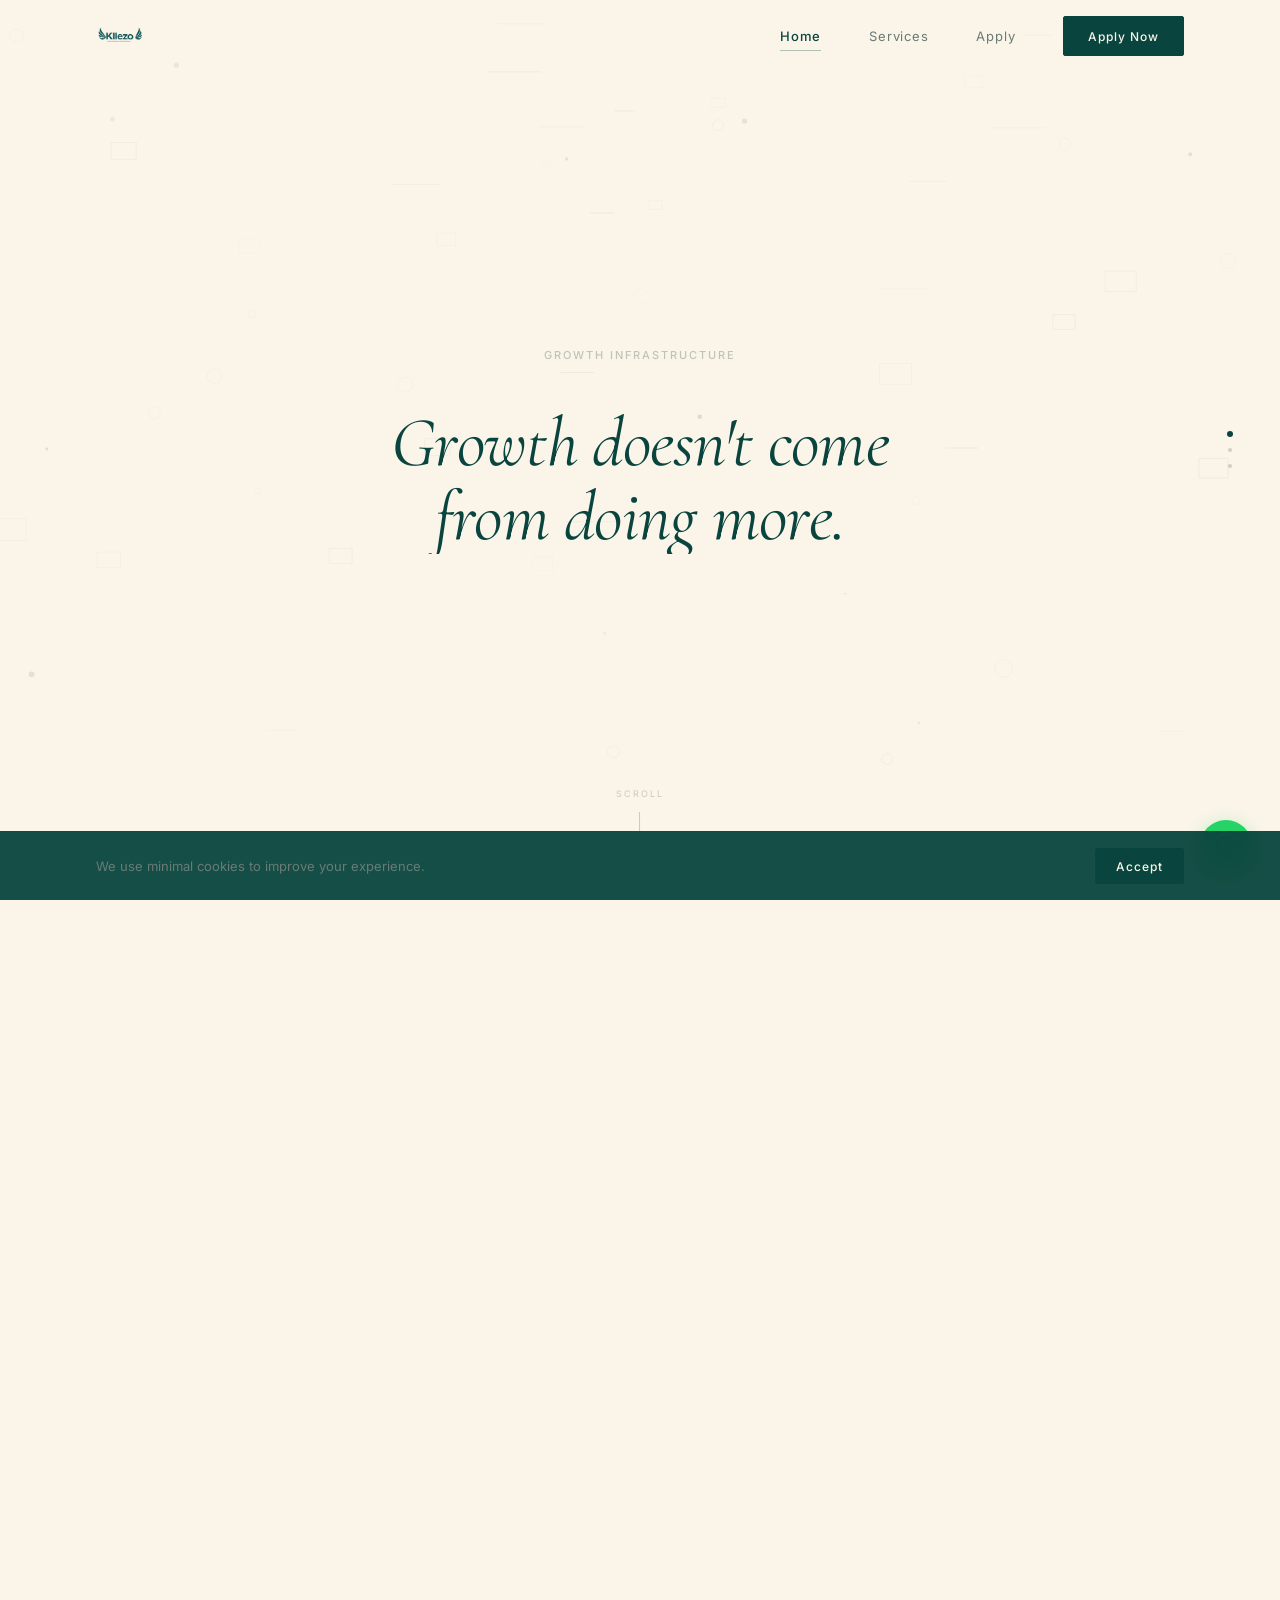
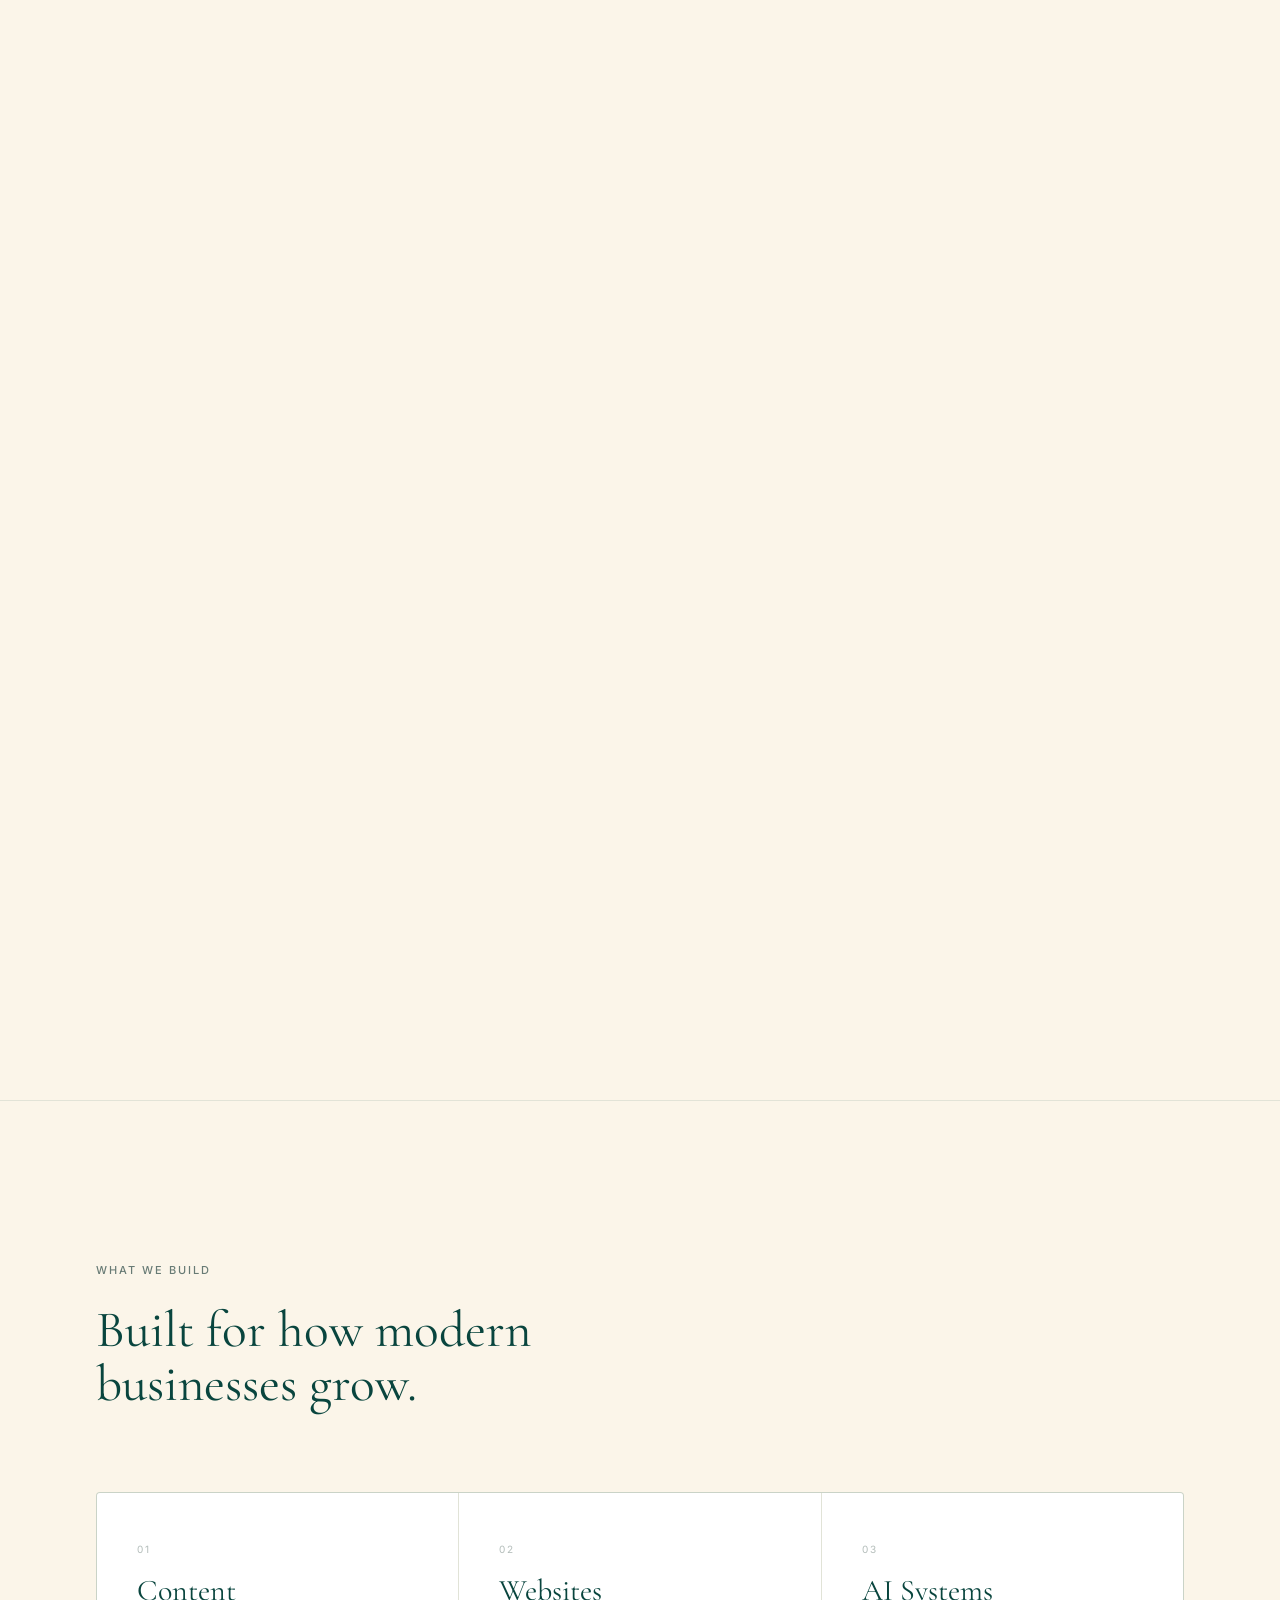
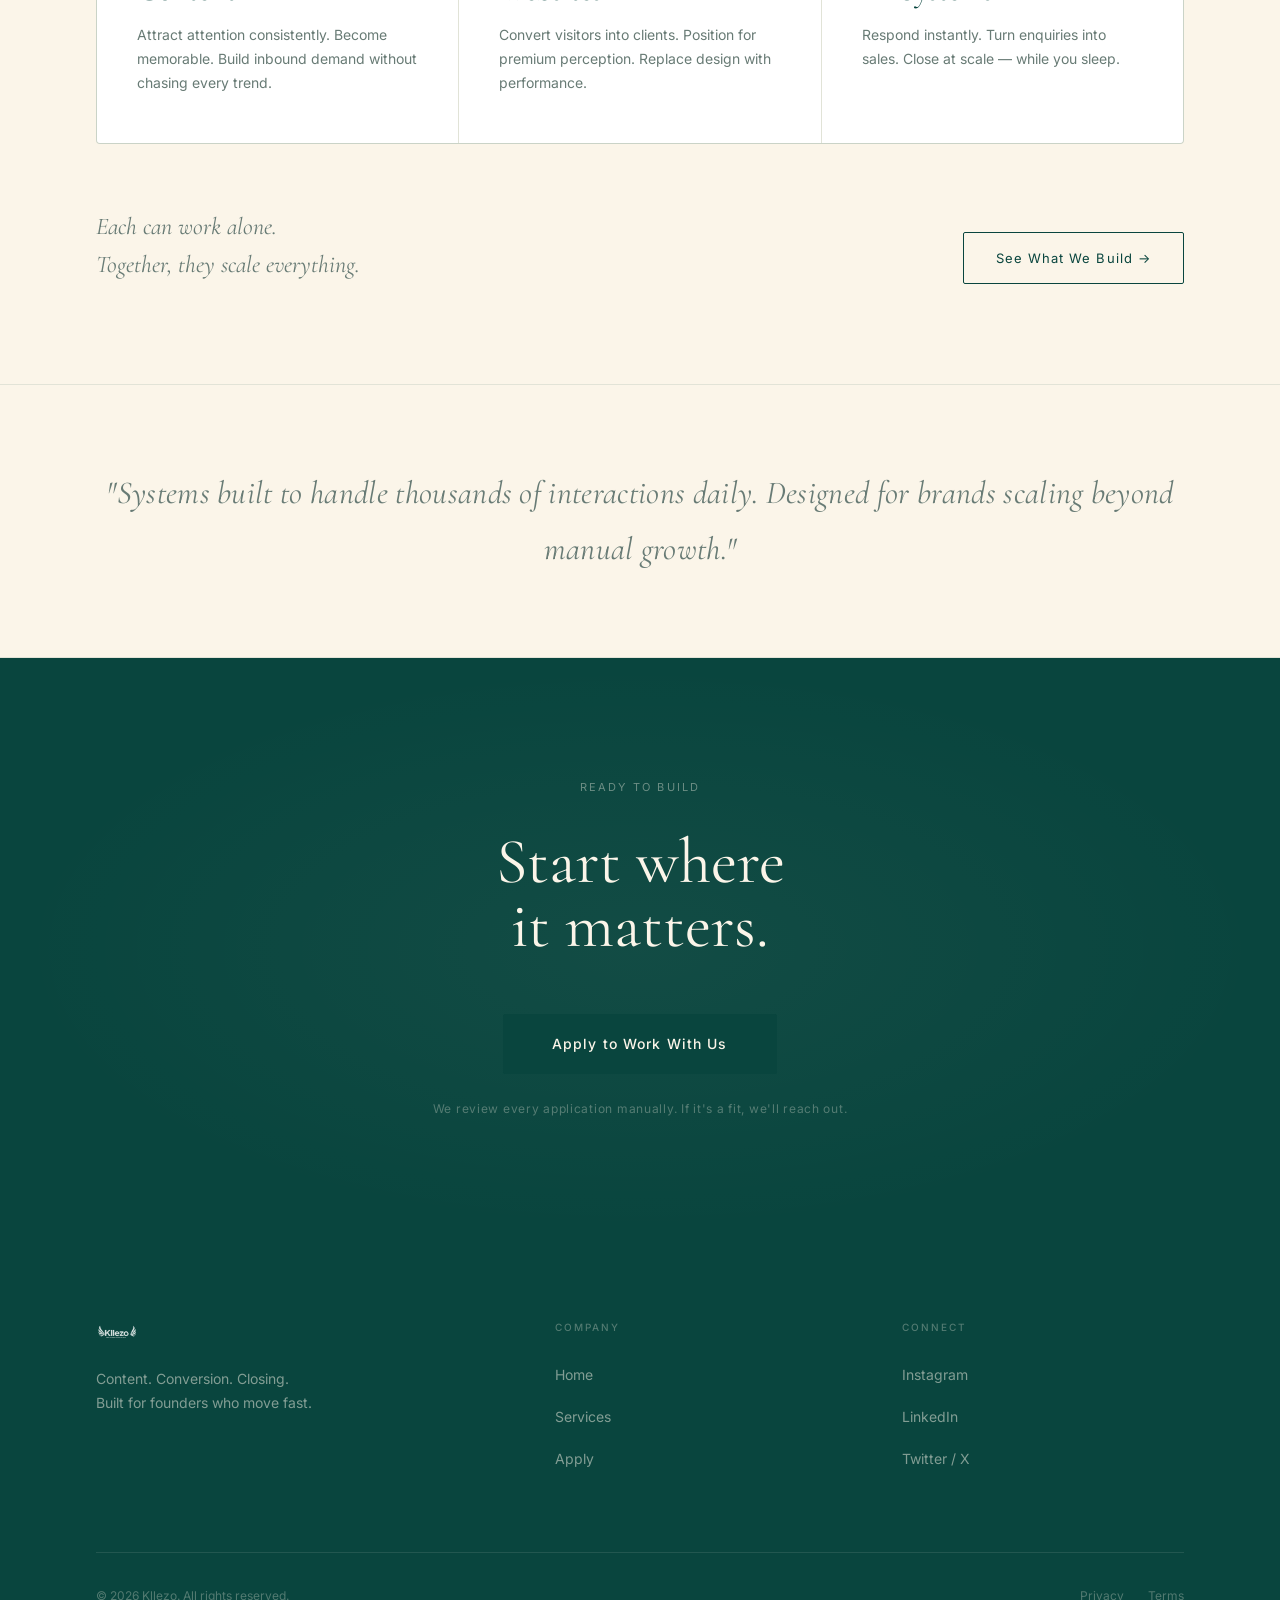
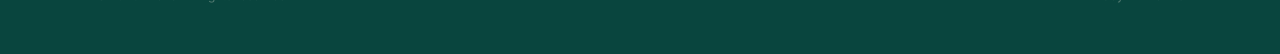
<file: index.html>
<!DOCTYPE html>
<html lang="en">
<head>
  <meta charset="UTF-8">
  <meta name="viewport" content="width=device-width, initial-scale=1.0">
  <title>Kllezo — Content. Websites. AI Systems.</title>
  <meta name="description" content="Kllezo builds content systems, high-converting websites, and AI automation to drive real revenue for ambitious brands.">
  <meta property="og:title" content="Kllezo — Growth Infrastructure">
  <meta property="og:description" content="Content that attracts. Websites that convert. AI that closes.">
  <meta property="og:type" content="website">
  <meta name="twitter:card" content="summary_large_image">
  <link rel="icon" href="assets/favicon.svg" type="image/svg+xml">
  <link rel="stylesheet" href="css/style.css">
  <link rel="stylesheet" href="css/home.css">
</head>
<body>

  <!-- SCROLL PROGRESS -->
  <div class="scroll-progress" id="scrollProgress"></div>

  <!-- NAVBAR -->
  <nav class="navbar" id="navbar">
    <div class="navbar__inner">
      <a href="index.html" class="navbar__logo" aria-label="Kllezo">
        <img src="assets/logo.png" alt="Kllezo" style="height:32px; width:auto; object-fit:contain;">
      </a>
      <div class="navbar__nav">
        <a href="index.html"    class="navbar__link active">Home</a>
        <a href="services.html" class="navbar__link">Services</a>
        <a href="apply.html"    class="navbar__link">Apply</a>
        <div class="btn-magnetic">
          <a href="apply.html" class="btn-primary" style="height:40px; padding:0 24px; font-size:12px;">Apply Now</a>
        </div>
      </div>
      <button class="navbar__hamburger" aria-label="Toggle menu" aria-expanded="false">
        <span></span><span></span><span></span>
      </button>
    </div>
  </nav>

  <!-- MOBILE OVERLAY -->
  <div class="navbar__overlay" role="dialog" aria-modal="true">
    <a href="index.html"    class="navbar__link active">Home</a>
    <a href="services.html" class="navbar__link">Services</a>
    <a href="apply.html"    class="navbar__link">Apply</a>
    <a href="apply.html"    class="btn-primary" style="margin-top:16px;">Apply Now</a>
  </div>

  <main>

    <!-- ═══════════════════════════════════════════
         HERO — 3-SCENE PARALLAX
         ═══════════════════════════════════════════ -->
    <div class="hero-wrapper" id="heroWrapper">
      <div class="hero-sticky">

        <!-- Canvas: animated background -->
        <canvas class="hero-canvas" id="heroCanvas"></canvas>
        <div class="hero-vignette"></div>

        <!-- SCENE 1: Chaos -->
        <div class="hero-scene hero-scene--s1" id="heroScene1">
          <div class="hero-scene__inner">
            <span class="t-eyebrow" style="display:block; margin-bottom:40px; opacity:0.4;">Growth Infrastructure</span>
            <span class="hero-line">
              <span class="hero-line__inner hero-text t-italic" style="font-size: clamp(44px,5.5vw,80px);">Growth doesn't come</span>
            </span>
            <span class="hero-line">
              <span class="hero-line__inner hero-text t-italic" style="font-size: clamp(44px,5.5vw,80px);">from doing more.</span>
            </span>
          </div>
        </div>

        <!-- SCENE 2: Order -->
        <div class="hero-scene hero-scene--s2" id="heroScene2">
          <div class="hero-scene__inner">
            <span class="hero-line">
              <span class="hero-line__inner hero-text" style="font-size: clamp(44px,5.5vw,80px);">It comes from doing</span>
            </span>
            <span class="hero-line">
              <span class="hero-line__inner hero-text" style="font-size: clamp(44px,5.5vw,80px);">the right things.</span>
            </span>
          </div>
        </div>

        <!-- SCENE 3: Connected -->
        <div class="hero-scene hero-scene--s3" id="heroScene3">
          <div class="hero-scene__inner">
            <span class="hero-line">
              <span class="hero-line__inner hero-text" style="font-size: clamp(52px,6.5vw,96px); font-weight:300;">We build them.</span>
            </span>

            <!-- 3-part tagline -->
            <div class="hero-reveal-tagline">
              <span class="hero-line" style="margin-top:40px;">
                <span class="hero-line__inner hero-tagline-text">Content that attracts &nbsp;·&nbsp; Websites that convert &nbsp;·&nbsp; AI that closes</span>
              </span>
            </div>

            <!-- Visual pills -->
            <div class="hero-split">
              <span class="hero-split__pill">Content Engine</span>
              <span class="hero-split__pill">High-Converting Websites</span>
              <span class="hero-split__pill">AI Automation</span>
            </div>

            <!-- CTA -->
            <div class="hero-cta-cluster">
              <div class="btn-magnetic">
                <a href="apply.html" class="btn-primary btn-primary--lg" id="heroCTA">Apply Now</a>
              </div>
              <a href="services.html" class="btn-text">See What We Build →</a>
            </div>
          </div>
        </div>

        <!-- Scene progress dots -->
        <div class="hero-progress" aria-hidden="true">
          <div class="hero-dot" data-scene="0"></div>
          <div class="hero-dot" data-scene="1"></div>
          <div class="hero-dot" data-scene="2"></div>
        </div>

        <!-- Scroll hint (scene 1 only) -->
        <div class="hero-scroll-hint" aria-hidden="true">
          <span class="hero-scroll-hint__label">Scroll</span>
          <div class="hero-scroll-hint__line"></div>
        </div>

      </div><!-- /.hero-sticky -->
    </div><!-- /.hero-wrapper -->


    <!-- ═══════════════════════════════════════════
         SERVICE INTRO
         ═══════════════════════════════════════════ -->
    <section class="service-intro" id="services">
      <div class="container">

        <div class="service-intro__header reveal">
          <span class="t-eyebrow" style="display:block; margin-bottom:24px;">What We Build</span>
          <h2 class="service-intro__headline">Built for how modern businesses grow.</h2>
        </div>

        <div class="service-intro__grid">

          <div class="service-intro__card reveal">
            <span class="service-intro__card-num">01</span>
            <div class="service-intro__card-title">Content</div>
            <p class="service-intro__card-body">Attract attention consistently. Become memorable. Build inbound demand without chasing every trend.</p>
          </div>

          <div class="service-intro__card reveal reveal-delay-1">
            <span class="service-intro__card-num">02</span>
            <div class="service-intro__card-title">Websites</div>
            <p class="service-intro__card-body">Convert visitors into clients. Position for premium perception. Replace design with performance.</p>
          </div>

          <div class="service-intro__card reveal reveal-delay-2">
            <span class="service-intro__card-num">03</span>
            <div class="service-intro__card-title">AI Systems</div>
            <p class="service-intro__card-body">Respond instantly. Turn enquiries into sales. Close at scale — while you sleep.</p>
          </div>

        </div>

        <div class="service-intro__footer">
          <p class="service-intro__closing reveal">
            Each can work alone.<br>Together, they scale everything.
          </p>
          <div class="btn-magnetic reveal reveal-delay-1">
            <a href="services.html" class="btn-ghost">See What We Build →</a>
          </div>
        </div>

      </div>
    </section>


    <!-- ═══════════════════════════════════════════
         TRUST LINE
         ═══════════════════════════════════════════ -->
    <div class="trust-line">
      <div class="container">
        <p class="trust-line__text reveal">"Systems built to handle thousands of interactions daily. Designed for brands scaling beyond manual growth."</p>
      </div>
    </div>


    <!-- ═══════════════════════════════════════════
         FOOTER CTA
         ═══════════════════════════════════════════ -->
    <div class="footer-cta">
      <div class="container">
        <p class="footer-cta__eyebrow reveal">Ready to build</p>
        <h2 class="footer-cta__headline reveal reveal-delay-1">
          Start where<br>it matters.
        </h2>
        <div class="btn-magnetic reveal reveal-delay-2">
          <a href="apply.html" class="btn-primary btn-primary--lg">Apply to Work With Us</a>
        </div>
        <p class="footer-cta__note reveal reveal-delay-3">We review every application manually. If it's a fit, we'll reach out.</p>
      </div>
    </div>

  </main>


  <!-- ═══════════════════════════════════════════
       FOOTER
       ═══════════════════════════════════════════ -->
  <footer class="footer">
    <div class="container">
      <div class="footer__grid">
        <div>
          <img src="assets/logo.png" alt="Kllezo" class="footer__logo" style="height:28px; width:auto; object-fit:contain;">
          <p class="footer__tagline">Content. Conversion. Closing.<br>Built for founders who move fast.</p>
        </div>
        <div>
          <span class="footer__col-label">Company</span>
          <ul class="footer__links">
            <li><a href="index.html">Home</a></li>
            <li><a href="services.html">Services</a></li>
            <li><a href="apply.html">Apply</a></li>
          </ul>
        </div>
        <div>
          <span class="footer__col-label">Connect</span>
          <ul class="footer__links">
            <li><a href="#" rel="noopener">Instagram</a></li>
            <li><a href="#" rel="noopener">LinkedIn</a></li>
            <li><a href="#" rel="noopener">Twitter / X</a></li>
          </ul>
        </div>
      </div>
      <hr class="footer__divider">
      <div class="footer__bottom">
        <span class="footer__copy">© 2026 Kllezo. All rights reserved.</span>
        <div class="footer__legal">
          <a href="#">Privacy</a>
          <a href="#">Terms</a>
        </div>
      </div>
    </div>
  </footer>

  <!-- COOKIE BANNER -->
  <div class="cookie-banner" id="cookieBanner" role="region" aria-label="Cookie notice">
    <div class="container" style="display:flex; align-items:center; justify-content:space-between; gap:24px;">
      <p style="font-size:13px; color:var(--muted); margin:0;">We use minimal cookies to improve your experience.</p>
      <button class="btn-primary" id="acceptCookies" style="height:36px; padding:0 20px; font-size:12px; flex-shrink:0;">Accept</button>
    </div>
  </div>

  <!-- WHATSAPP FLOAT -->
  <a href="https://wa.me/919876543210?text=Hi%20Kllezo!%20I%27d%20like%20to%20apply." class="whatsapp-float" target="_blank" rel="noopener noreferrer" aria-label="Chat on WhatsApp" style="position:fixed; bottom:28px; right:28px; z-index:900; width:52px; height:52px; border-radius:50%; background:#25D366; display:flex; align-items:center; justify-content:center; box-shadow:0 4px 20px rgba(37,211,102,0.3); transition:transform 200ms ease, box-shadow 200ms ease;">
    <svg viewBox="0 0 24 24" width="26" height="26" fill="white"><path d="M17.472 14.382c-.297-.149-1.758-.867-2.03-.967-.273-.099-.471-.148-.67.15-.197.297-.767.966-.94 1.164-.173.199-.347.223-.644.075-.297-.15-1.255-.463-2.39-1.475-.883-.788-1.48-1.761-1.653-2.059-.173-.297-.018-.458.13-.606.134-.133.298-.347.446-.52.149-.174.198-.298.298-.497.099-.198.05-.371-.025-.52-.075-.149-.669-1.612-.916-2.207-.242-.579-.487-.5-.669-.51-.18-.008-.382-.01-.585-.01-.202 0-.527.074-.803.372-.274.297-1.046 1.016-1.046 2.479s1.071 2.876 1.22 3.074c.149.198 2.095 3.2 5.076 4.487.709.306 1.263.489 1.694.625.712.227 1.36.195 1.872.118.571-.085 1.758-.719 2.006-1.413.248-.694.248-1.289.173-1.413-.074-.124-.272-.198-.57-.347m-5.421 7.403h-.004a9.87 9.87 0 01-5.031-1.378l-.361-.214-3.741.982.998-3.648-.235-.374a9.86 9.86 0 01-1.51-5.26c.001-5.45 4.436-9.884 9.888-9.884 2.64 0 5.122 1.03 6.988 2.898a9.825 9.825 0 012.893 6.994c-.003 5.45-4.437 9.884-9.885 9.884m8.413-18.297A11.815 11.815 0 0012.05 0C5.495 0 .16 5.335.157 11.892c0 2.096.547 4.142 1.588 5.945L.057 24l6.305-1.654a11.882 11.882 0 005.683 1.448h.005c6.554 0 11.89-5.335 11.893-11.893a11.821 11.821 0 00-3.48-8.413z"/></svg>
  </a>

  <script src="js/main.js"></script>
  <script src="js/home.js"></script>
</body>
</html>
</file>
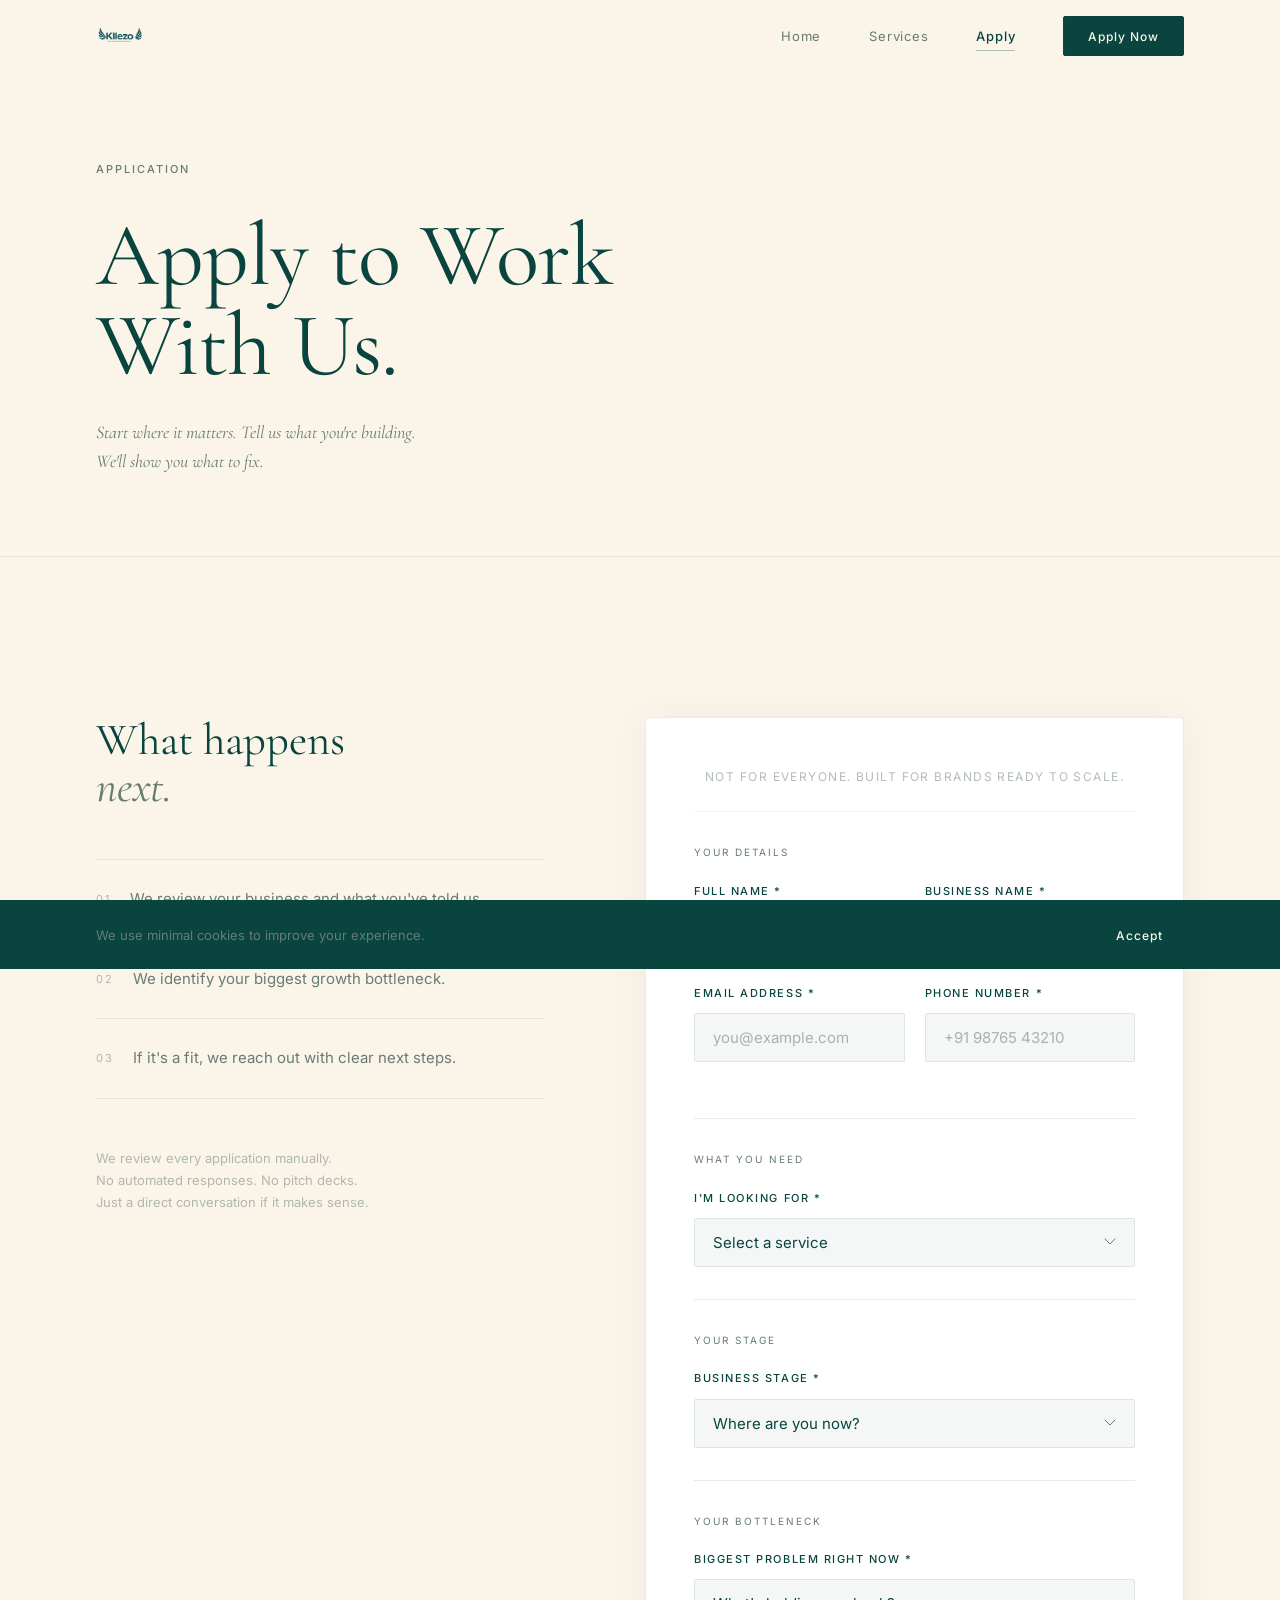
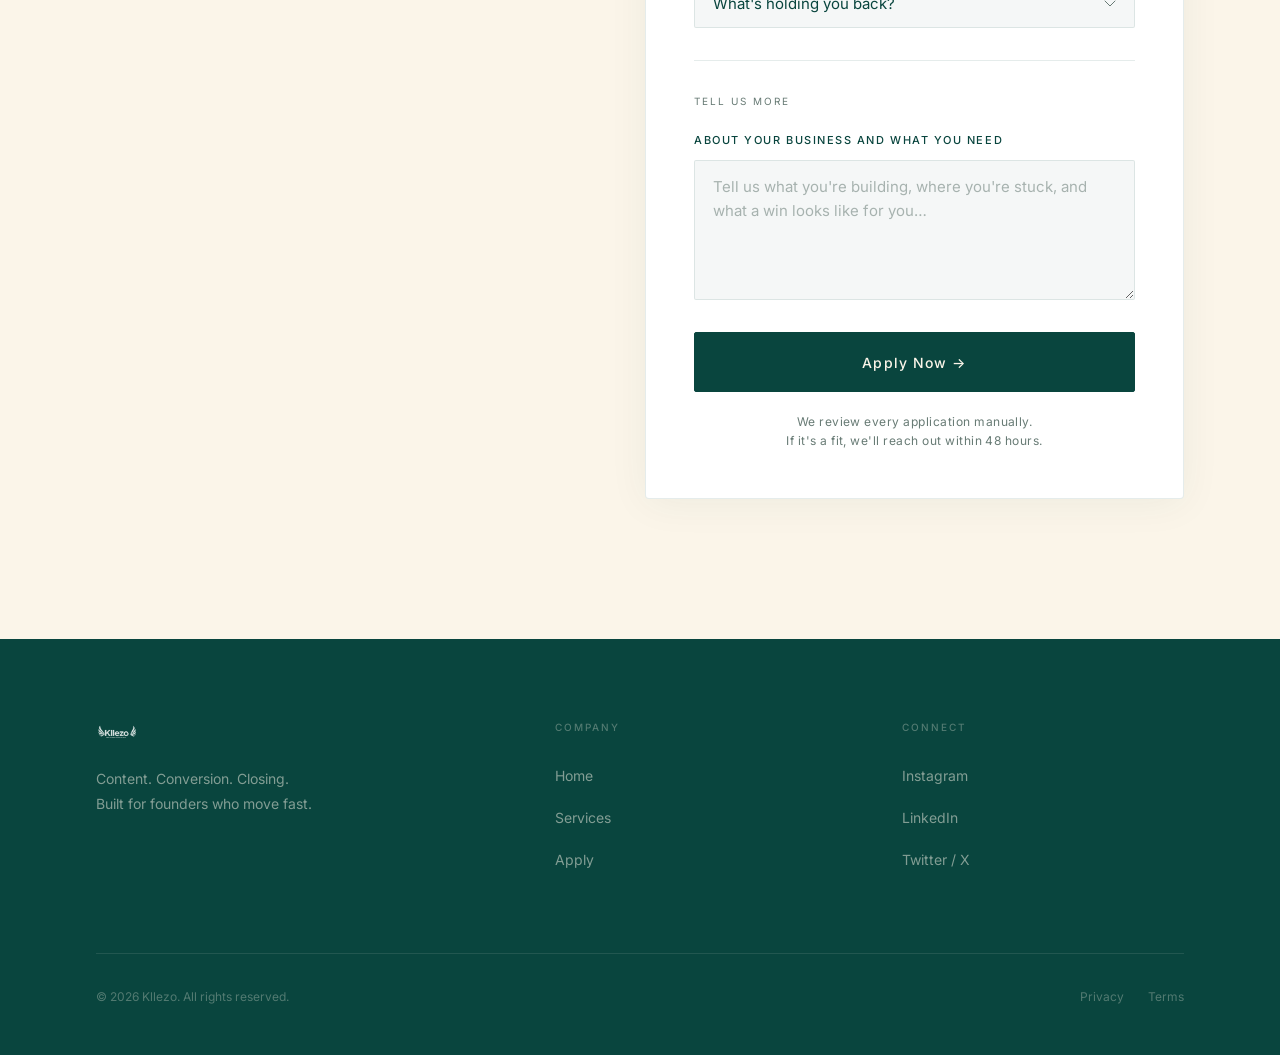
<file: apply.html>
<!DOCTYPE html>
<html lang="en">
<head>
  <meta charset="UTF-8">
  <meta name="viewport" content="width=device-width, initial-scale=1.0">
  <title>Apply — Kllezo</title>
  <meta name="description" content="Apply to work with Kllezo. Tell us what you're building — we'll show you what to fix.">
  <link rel="icon" href="assets/favicon.svg" type="image/svg+xml">
  <link rel="stylesheet" href="css/style.css">
  <!-- Minimal page-specific additions -->
  <style>
    .cookie-banner {
      position: fixed; bottom: 0; left: 0; width: 100%;
      background: var(--deep-green);
      padding: 16px 0; z-index: 9998;
      transform: translateY(100%);
      transition: transform 400ms ease-out;
    }
    .cookie-banner.visible { transform: translateY(0); }
  </style>
</head>
<body>

  <div class="scroll-progress" id="scrollProgress"></div>

  <nav class="navbar" id="navbar">
    <div class="navbar__inner">
      <a href="index.html" class="navbar__logo" aria-label="Kllezo">
        <img src="assets/logo.png" alt="Kllezo" style="height:32px; width:auto; object-fit:contain;">
      </a>
      <div class="navbar__nav">
        <a href="index.html"    class="navbar__link">Home</a>
        <a href="services.html" class="navbar__link">Services</a>
        <a href="apply.html"    class="navbar__link active">Apply</a>
        <div class="btn-magnetic">
          <a href="apply.html" class="btn-primary" style="height:40px; padding:0 24px; font-size:12px;">Apply Now</a>
        </div>
      </div>
      <button class="navbar__hamburger" aria-label="Toggle menu">
        <span></span><span></span><span></span>
      </button>
    </div>
  </nav>

  <div class="navbar__overlay">
    <a href="index.html"    class="navbar__link">Home</a>
    <a href="services.html" class="navbar__link">Services</a>
    <a href="apply.html"    class="navbar__link active">Apply</a>
  </div>

  <main>

    <!-- PAGE HERO -->
    <section class="page-hero">
      <div class="container">
        <span class="t-eyebrow reveal" style="display:block; margin-bottom:32px;">Application</span>
        <h1 class="t-display reveal reveal-delay-1" style="max-width:18ch; line-height:1.0;">
          Apply to Work<br>With Us.
        </h1>
        <p class="reveal reveal-delay-2" style="font-size:18px; color:var(--muted); margin-top:28px; max-width:44ch; line-height:1.6; font-family:var(--font-display); font-style:italic;">
          Start where it matters. Tell us what you're building. We'll show you what to fix.
        </p>
      </div>
    </section>


    <!-- ═══════════════════════════════════════════
         APPLICATION LAYOUT
         ═══════════════════════════════════════════ -->
    <section class="section" style="padding-top:80px;">
      <div class="container">
        <div class="apply-layout">

          <!-- LEFT: Context + Steps -->
          <div>
            <h2 class="t-display-sm reveal" style="max-width:16ch; line-height:1.05;">
              What happens<br>
              <span style="font-style:italic; color:var(--muted);">next.</span>
            </h2>

            <div class="apply-sidebar__steps reveal reveal-delay-1">

              <div class="apply-step">
                <span class="apply-step__num">01</span>
                <span class="apply-step__text">We review your business and what you've told us.</span>
              </div>

              <div class="apply-step">
                <span class="apply-step__num">02</span>
                <span class="apply-step__text">We identify your biggest growth bottleneck.</span>
              </div>

              <div class="apply-step">
                <span class="apply-step__num">03</span>
                <span class="apply-step__text">If it's a fit, we reach out with clear next steps.</span>
              </div>

            </div>

            <p style="margin-top:48px; font-size:13px; color:var(--muted); opacity:0.5; line-height:1.7; max-width:36ch;" class="reveal reveal-delay-2">
              We review every application manually.<br>
              No automated responses. No pitch decks.<br>
              Just a direct conversation if it makes sense.
            </p>
          </div>

          <!-- RIGHT: Form -->
          <div class="form-card reveal reveal-delay-1">
            <p class="friction-signal">Not for everyone. Built for brands ready to scale.</p>
            <form id="applyForm" action="#" method="POST" novalidate>

              <!-- BASIC INFO -->
              <span class="form-section-label">Your Details</span>
              <div class="form-row">
                <div class="form-group">
                  <label for="fullName">Full Name *</label>
                  <input type="text" id="fullName" name="fullName" placeholder="Your name" required autocomplete="name">
                  <span class="form-error" aria-live="polite"></span>
                </div>
                <div class="form-group">
                  <label for="businessName">Business Name *</label>
                  <input type="text" id="businessName" name="businessName" placeholder="Your brand" required>
                  <span class="form-error" aria-live="polite"></span>
                </div>
              </div>

              <div class="form-row">
                <div class="form-group">
                  <label for="email">Email Address *</label>
                  <input type="email" id="email" name="email" placeholder="you@example.com" required autocomplete="email">
                  <span class="form-error" aria-live="polite"></span>
                </div>
                <div class="form-group">
                  <label for="phone">Phone Number *</label>
                  <input type="tel" id="phone" name="phone" placeholder="+91 98765 43210" required autocomplete="tel">
                  <span class="form-error" aria-live="polite"></span>
                </div>
              </div>

              <hr class="form-divider">

              <!-- PURPOSE -->
              <span class="form-section-label">What You Need</span>
              <div class="form-group">
                <label for="purpose">I'm looking for *</label>
                <select id="purpose" name="purpose" required>
                  <option value="" disabled selected>Select a service</option>
                  <option value="content">Content System</option>
                  <option value="website">Website Build</option>
                  <option value="ai">AI Automation</option>
                  <option value="all">All of the above</option>
                </select>
                <span class="form-error" aria-live="polite"></span>
              </div>

              <hr class="form-divider">

              <!-- STAGE -->
              <span class="form-section-label">Your Stage</span>
              <div class="form-group">
                <label for="stage">Business Stage *</label>
                <select id="stage" name="stage" required>
                  <option value="" disabled selected>Where are you now?</option>
                  <option value="starting">Starting out</option>
                  <option value="traction">Getting traction</option>
                  <option value="scaling">Actively scaling</option>
                  <option value="established">Established brand</option>
                </select>
                <span class="form-error" aria-live="polite"></span>
              </div>

              <hr class="form-divider">

              <!-- BOTTLENECK -->
              <span class="form-section-label">Your Bottleneck</span>
              <div class="form-group">
                <label for="bottleneck">Biggest problem right now *</label>
                <select id="bottleneck" name="bottleneck" required>
                  <option value="" disabled selected>What's holding you back?</option>
                  <option value="attention">Not enough attention or visibility</option>
                  <option value="conversion">Traffic but no conversion</option>
                  <option value="closing">Leads that don't close</option>
                  <option value="disconnected">Everything feels disconnected</option>
                </select>
                <span class="form-error" aria-live="polite"></span>
              </div>

              <hr class="form-divider">

              <!-- OPEN FIELD -->
              <span class="form-section-label">Tell Us More</span>
              <div class="form-group">
                <label for="details">About your business and what you need</label>
                <textarea id="details" name="details" placeholder="Tell us what you're building, where you're stuck, and what a win looks like for you…"></textarea>
              </div>

              <div class="btn-magnetic" style="display:block;">
                <button type="submit" class="btn-primary btn-primary--lg" style="width:100%; border-radius:2px;" id="applySubmit">
                  Apply Now →
                </button>
              </div>

              <p class="form-note">
                We review every application manually.<br>
                If it's a fit, we'll reach out within 48 hours.
              </p>

            </form>
          </div>

        </div>
      </div>
    </section>

  </main>

  <footer class="footer">
    <div class="container">
      <div class="footer__grid">
        <div>
          <img src="assets/logo.png" alt="Kllezo" class="footer__logo" style="height:28px; width:auto; object-fit:contain;">
          <p class="footer__tagline">Content. Conversion. Closing.<br>Built for founders who move fast.</p>
        </div>
        <div>
          <span class="footer__col-label">Company</span>
          <ul class="footer__links">
            <li><a href="index.html">Home</a></li>
            <li><a href="services.html">Services</a></li>
            <li><a href="apply.html">Apply</a></li>
          </ul>
        </div>
        <div>
          <span class="footer__col-label">Connect</span>
          <ul class="footer__links">
            <li><a href="#" rel="noopener">Instagram</a></li>
            <li><a href="#" rel="noopener">LinkedIn</a></li>
            <li><a href="#" rel="noopener">Twitter / X</a></li>
          </ul>
        </div>
      </div>
      <hr class="footer__divider">
      <div class="footer__bottom">
        <span class="footer__copy">© 2026 Kllezo. All rights reserved.</span>
        <div class="footer__legal">
          <a href="#">Privacy</a>
          <a href="#">Terms</a>
        </div>
      </div>
    </div>
  </footer>

  <div class="cookie-banner" id="cookieBanner">
    <div class="container" style="display:flex; align-items:center; justify-content:space-between; gap:24px;">
      <p style="font-size:13px; color:var(--muted); margin:0;">We use minimal cookies to improve your experience.</p>
      <button class="btn-primary" id="acceptCookies" style="height:36px; padding:0 20px; font-size:12px; flex-shrink:0;">Accept</button>
    </div>
  </div>

  <script src="js/main.js"></script>
  <script src="js/apply.js"></script>
</body>
</html>
</file>
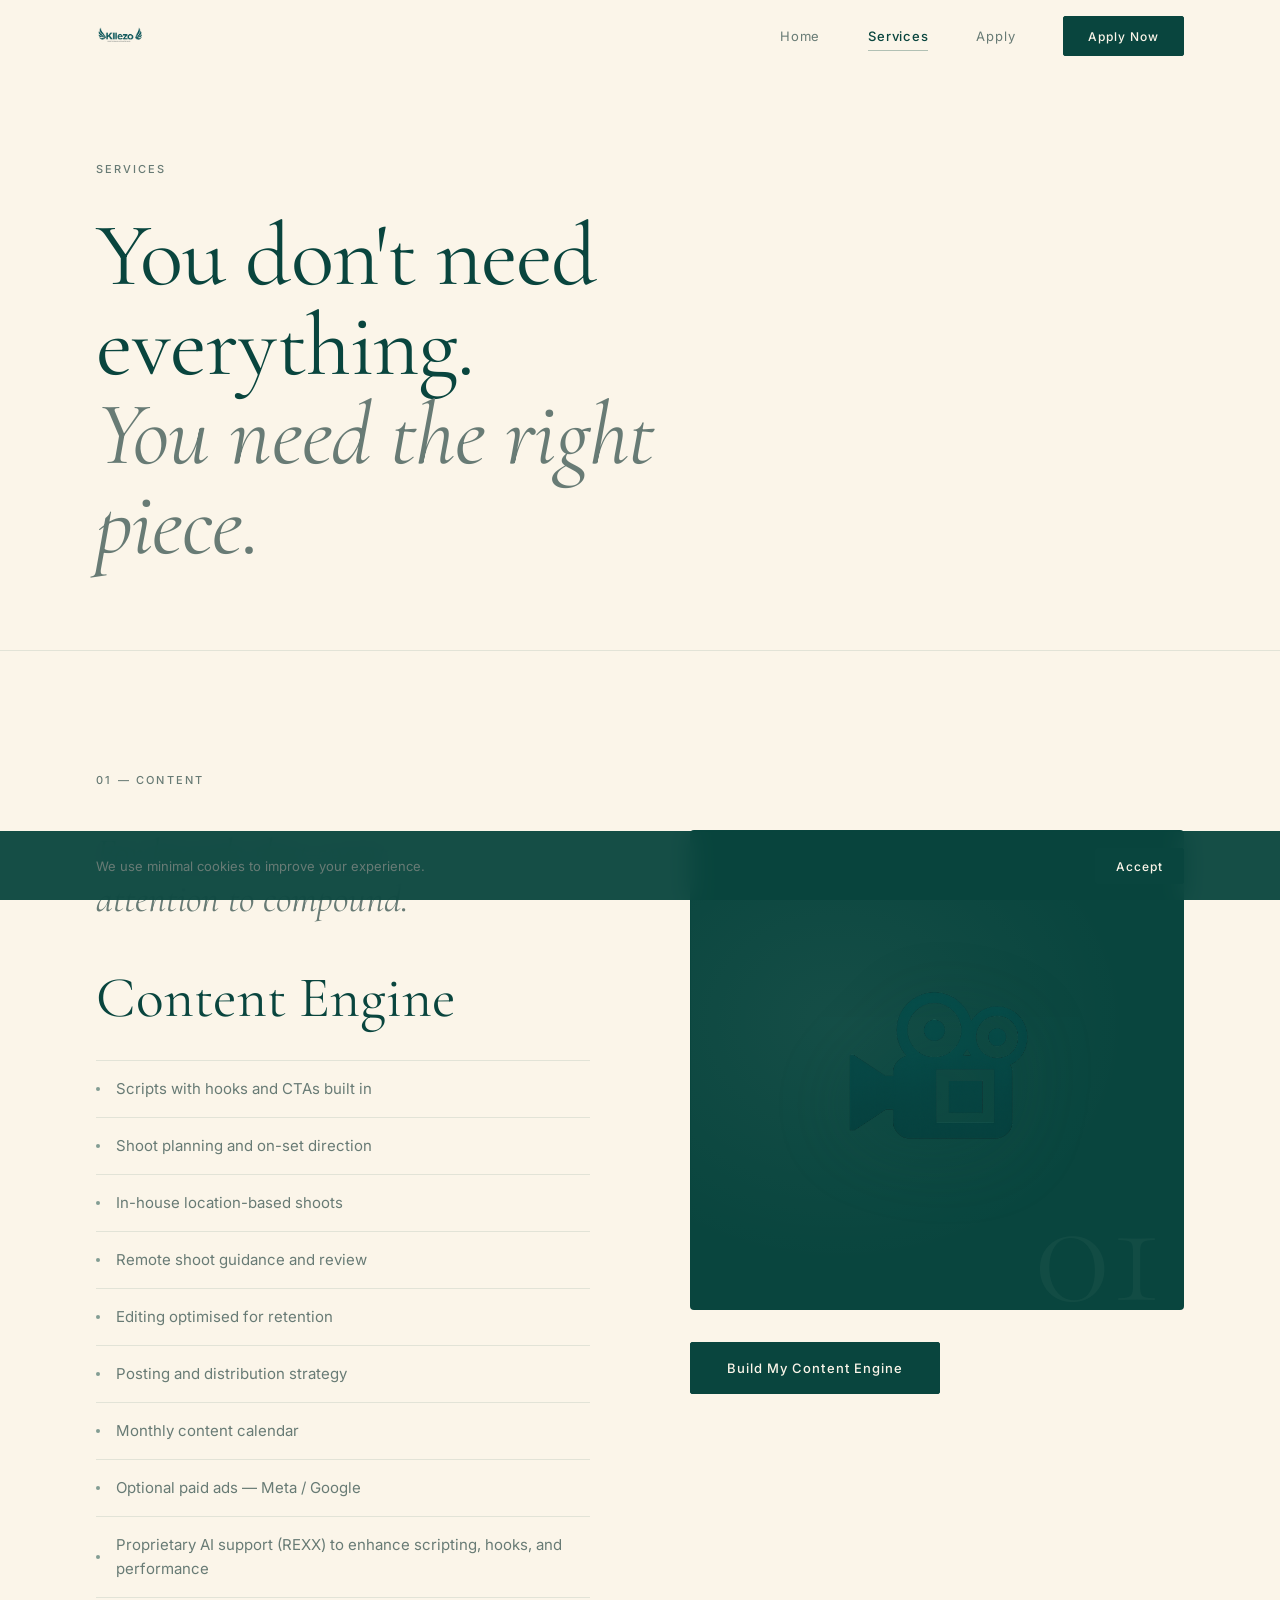
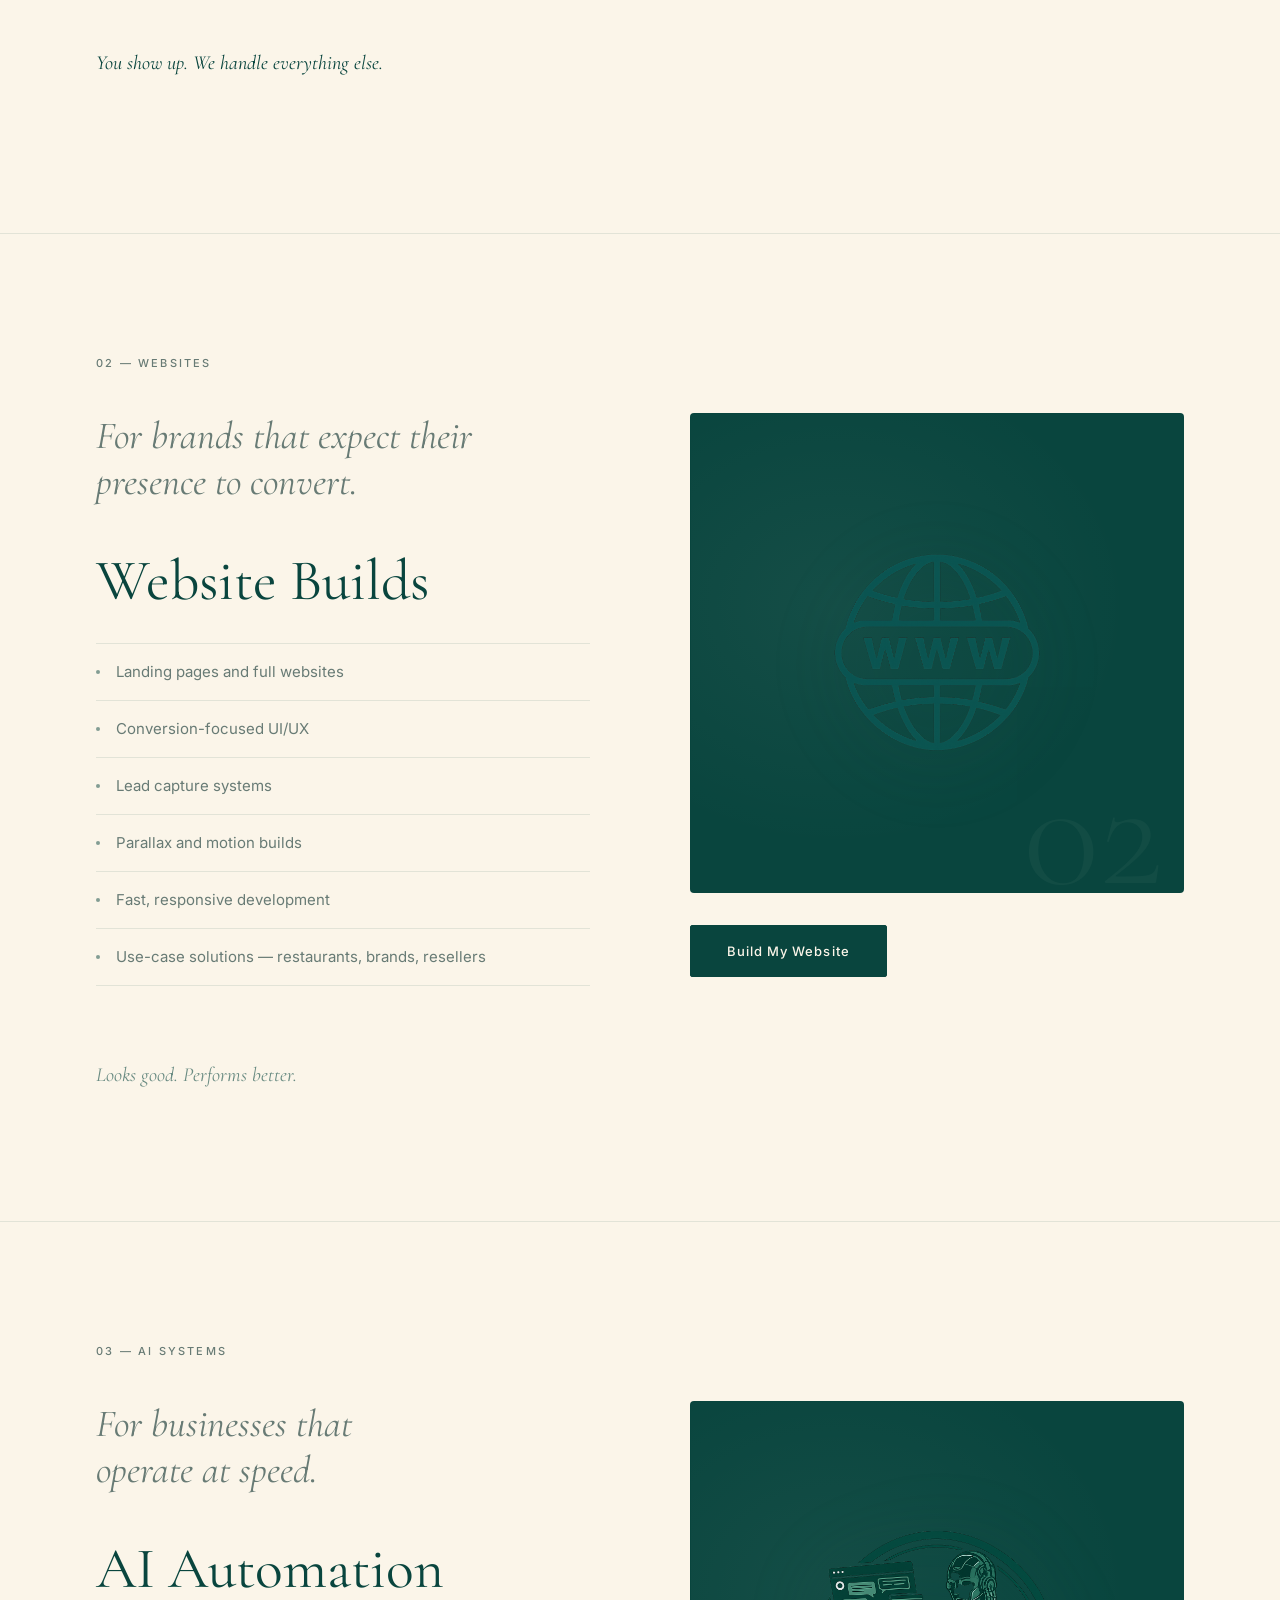
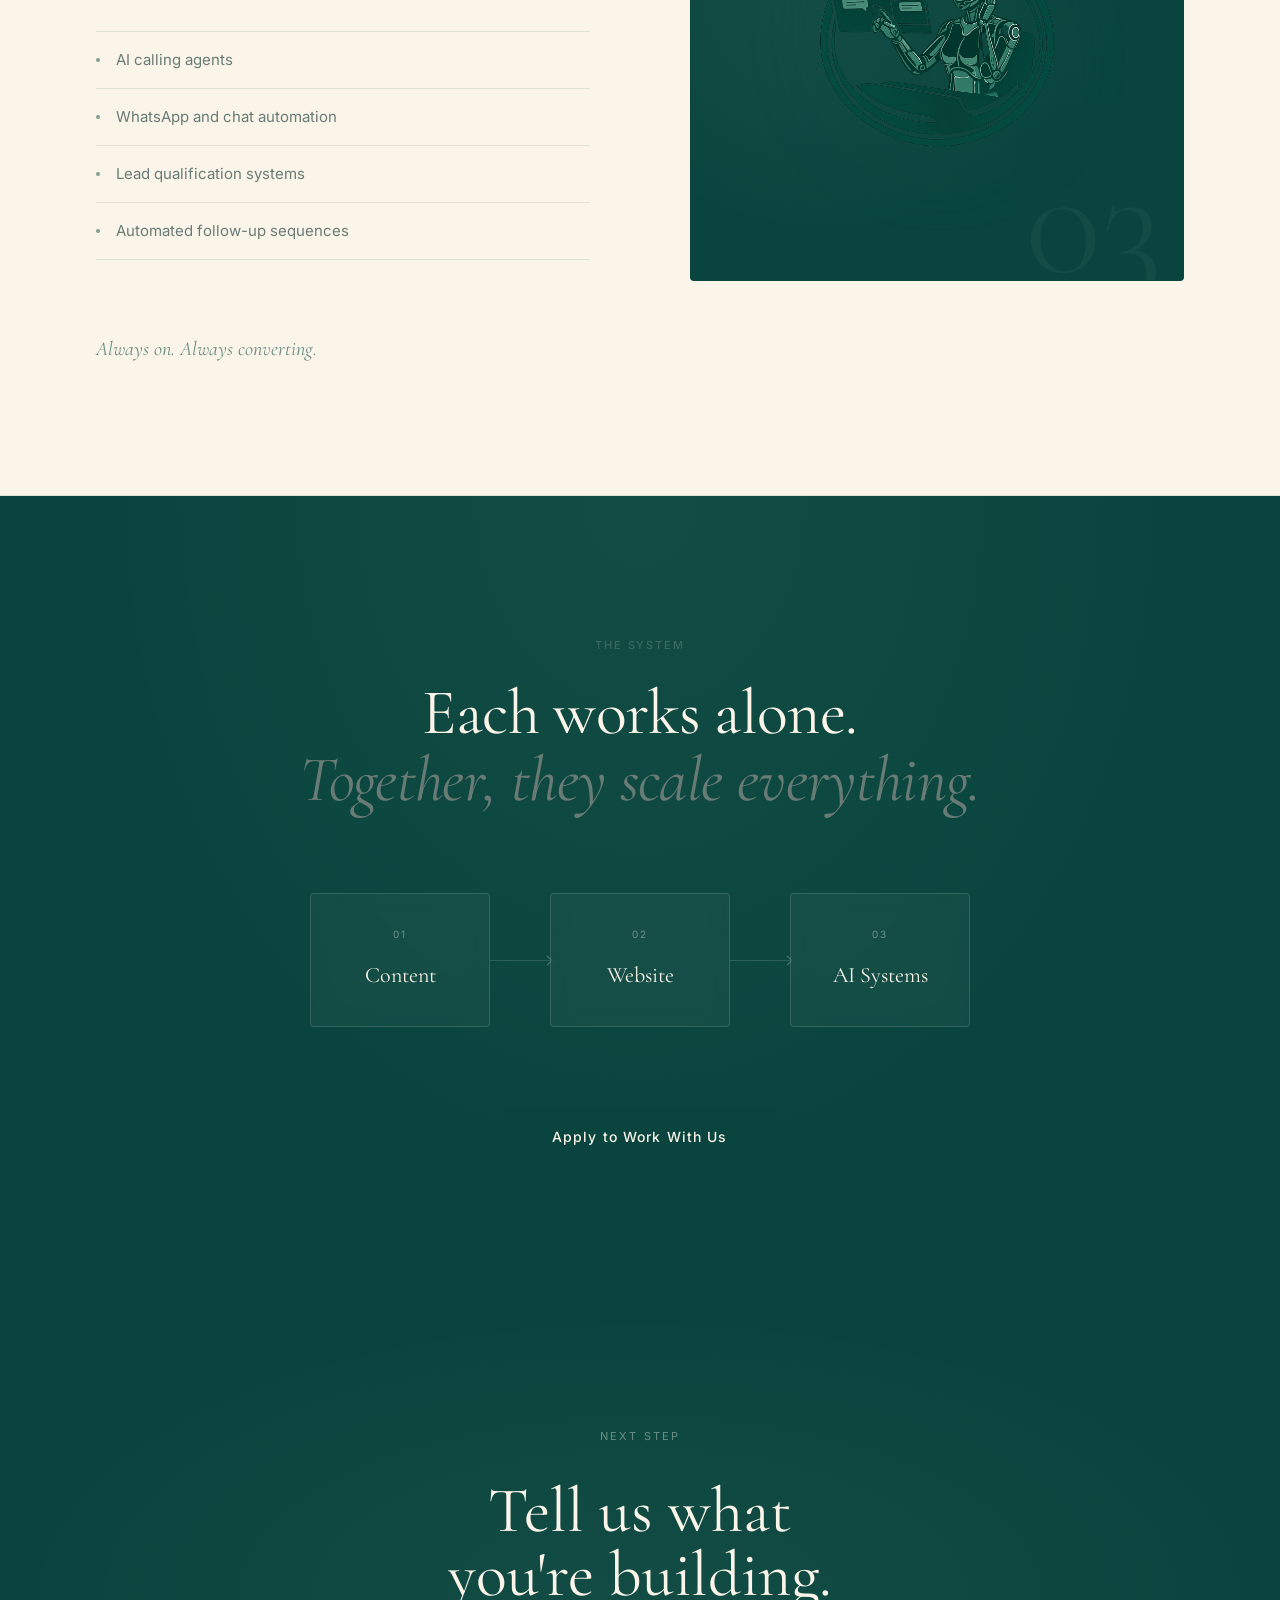
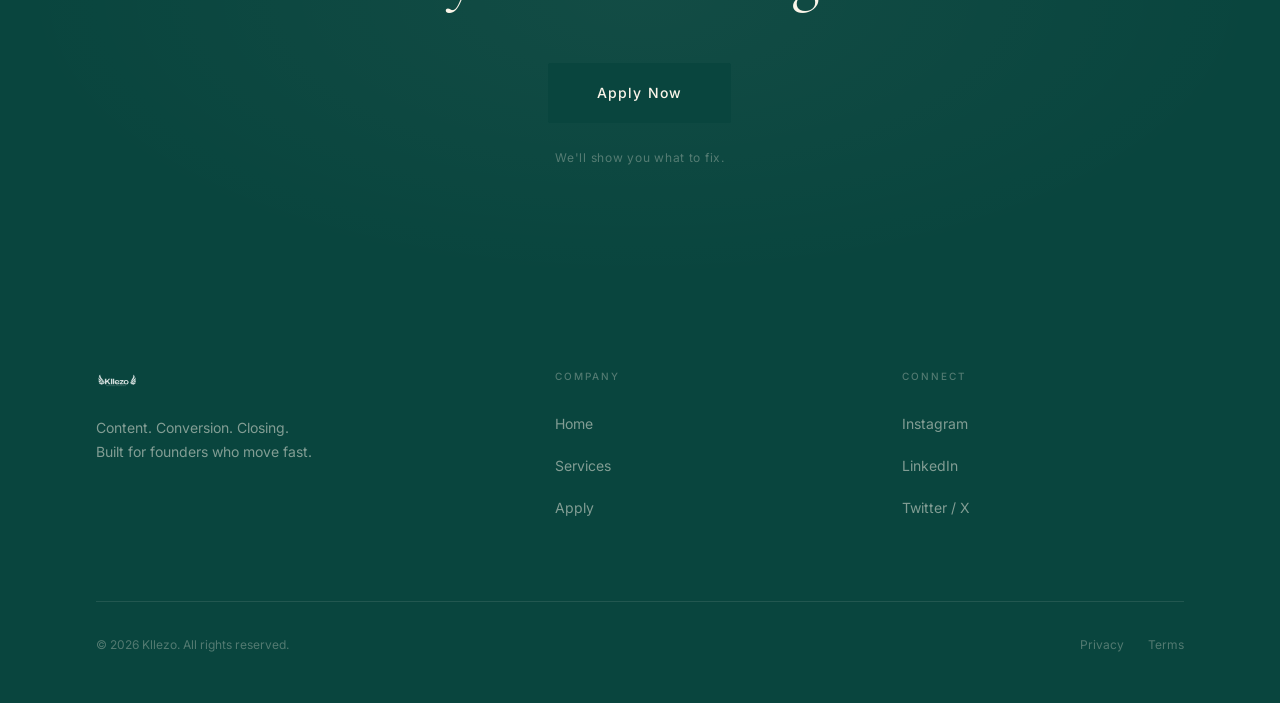
<file: services.html>
<!DOCTYPE html>
<html lang="en">
<head>
  <meta charset="UTF-8">
  <meta name="viewport" content="width=device-width, initial-scale=1.0">
  <title>Services — Kllezo</title>
  <meta name="description" content="Content systems, high-converting websites, and AI automation. You don't need everything — you need the right piece.">
  <link rel="icon" href="assets/favicon.svg" type="image/svg+xml">
  <link rel="stylesheet" href="css/style.css">
</head>
<body>

  <div class="scroll-progress" id="scrollProgress"></div>

  <nav class="navbar" id="navbar">
    <div class="navbar__inner">
      <a href="index.html" class="navbar__logo" aria-label="Kllezo">
        <img src="assets/logo.png" alt="Kllezo" style="height:32px; width:auto; object-fit:contain;">
      </a>
      <div class="navbar__nav">
        <a href="index.html"    class="navbar__link">Home</a>
        <a href="services.html" class="navbar__link active">Services</a>
        <a href="apply.html"    class="navbar__link">Apply</a>
        <div class="btn-magnetic">
          <a href="apply.html" class="btn-primary" style="height:40px; padding:0 24px; font-size:12px;">Apply Now</a>
        </div>
      </div>
      <button class="navbar__hamburger" aria-label="Toggle menu">
        <span></span><span></span><span></span>
      </button>
    </div>
  </nav>

  <div class="navbar__overlay">
    <a href="index.html"    class="navbar__link">Home</a>
    <a href="services.html" class="navbar__link active">Services</a>
    <a href="apply.html"    class="navbar__link">Apply</a>
    <a href="apply.html"    class="btn-primary" style="margin-top:16px;">Apply Now</a>
  </div>

  <main>

    <!-- PAGE HERO -->
    <section class="page-hero">
      <div class="container">
        <span class="t-eyebrow reveal" style="display:block; margin-bottom:32px;">Services</span>
        <h1 class="t-display reveal reveal-delay-1" style="max-width:16ch; line-height:1.0;">
          You don't need everything.<br>
          <span style="font-style:italic; color:var(--muted);">You need the right piece.</span>
        </h1>
      </div>
    </section>


    <!-- ═══════════════════════════════════════════
         SERVICE 1 — CONTENT
         ═══════════════════════════════════════════ -->
    <section class="service-block" id="content">
      <div class="container">
        <span class="service-block__label reveal">01 — Content</span>

        <div class="service-block__grid">

          <!-- LEFT: Copy -->
          <div>
            <p class="service-block__luxury reveal">
              For brands that want<br>attention to compound.
            </p>
            <h2 class="service-block__title reveal reveal-delay-1">Content Engine</h2>

            <ul class="service-block__bullets reveal reveal-delay-2">
              <li class="service-block__bullet">Scripts with hooks and CTAs built in</li>
              <li class="service-block__bullet">Shoot planning and on-set direction</li>
              <li class="service-block__bullet">In-house location-based shoots</li>
              <li class="service-block__bullet">Remote shoot guidance and review</li>
              <li class="service-block__bullet">Editing optimised for retention</li>
              <li class="service-block__bullet">Posting and distribution strategy</li>
              <li class="service-block__bullet">Monthly content calendar</li>
              <li class="service-block__bullet">Optional paid ads &mdash; Meta / Google</li>
              <li class="service-block__bullet">Proprietary AI support (REXX) to enhance scripting, hooks, and performance</li>
            </ul>

            <p class="service-block__close reveal reveal-delay-3">
              You show up. We handle everything else.
            </p>
          </div>

          <!-- RIGHT: Visual + CTA below -->
          <div class="service-block__visual-col">
            <div class="service-block__visual reveal reveal-delay-1">
              <span class="service-block__number">01</span>
              <img src="assets/service-content.png.png" alt="Content Engine" style="width:72%; max-width:260px; height:auto; position:relative; z-index:1; opacity:0.92; filter:drop-shadow(0 12px 40px rgba(9,69,62,0.35));">
            </div>
            <div class="btn-magnetic reveal reveal-delay-3">
              <a href="apply.html?service=content" class="btn-primary">Build My Content Engine</a>
            </div>
          </div>

        </div>
      </div>
    </section>


    <!-- ═══════════════════════════════════════════
         SERVICE 2 — WEBSITES
         ═══════════════════════════════════════════ -->
    <section class="service-block" id="websites">
      <div class="container">
        <span class="service-block__label reveal">02 — Websites</span>

        <div class="service-block__grid" style="direction:rtl;">

          <!-- LEFT (visual+CTA) — direction:rtl places this on the left -->
          <div class="service-block__visual-col" style="direction:ltr;">
            <div class="service-block__visual reveal" style="direction:ltr;">
              <span class="service-block__number">02</span>
              <img src="assets/service-website.png.png" alt="Website Builds" style="width:72%; max-width:260px; height:auto; position:relative; z-index:1; opacity:0.92; filter:drop-shadow(0 12px 40px rgba(9,69,62,0.35));">
            </div>
            <div class="btn-magnetic reveal reveal-delay-3">
              <a href="apply.html?service=website" class="btn-primary">Build My Website</a>
            </div>
          </div>

          <!-- RIGHT: Copy -->
          <div style="direction:ltr;">
            <p class="service-block__luxury reveal">
              For brands that expect their<br>presence to convert.
            </p>
            <h2 class="service-block__title reveal reveal-delay-1">Website Builds</h2>

            <ul class="service-block__bullets reveal reveal-delay-2">
              <li class="service-block__bullet">Landing pages and full websites</li>
              <li class="service-block__bullet">Conversion-focused UI/UX</li>
              <li class="service-block__bullet">Lead capture systems</li>
              <li class="service-block__bullet">Parallax and motion builds</li>
              <li class="service-block__bullet">Fast, responsive development</li>
              <li class="service-block__bullet">Use-case solutions &mdash; restaurants, brands, resellers</li>
            </ul>

            <p class="service-block__close reveal reveal-delay-3">
              Looks good. Performs better.
            </p>
          </div>

        </div>
      </div>
    </section>


    <!-- ═══════════════════════════════════════════
         SERVICE 3 — AI SYSTEMS
         ═══════════════════════════════════════════ -->
    <section class="service-block" id="ai">
      <div class="container">
        <span class="service-block__label reveal">03 — AI Systems</span>

        <div class="service-block__grid">

          <!-- LEFT: Copy -->
          <div>
            <p class="service-block__luxury reveal">
              For businesses that<br>operate at speed.
            </p>
            <h2 class="service-block__title reveal reveal-delay-1">AI Automation</h2>

            <ul class="service-block__bullets reveal reveal-delay-2">
              <li class="service-block__bullet">AI calling agents</li>
              <li class="service-block__bullet">WhatsApp and chat automation</li>
              <li class="service-block__bullet">Lead qualification systems</li>
              <li class="service-block__bullet">Automated follow-up sequences</li>
            </ul>

            <p class="service-block__close reveal reveal-delay-3">
              Always on. Always converting.
            </p>
          </div>

          <!-- RIGHT: Visual + CTA below -->
          <div class="service-block__visual-col">
            <div class="service-block__visual reveal reveal-delay-1">
              <span class="service-block__number">03</span>
              <img src="assets/service-ai.png.png" alt="AI Automation" style="width:72%; max-width:260px; height:auto; position:relative; z-index:1; opacity:0.92; filter:drop-shadow(0 12px 40px rgba(9,69,62,0.4));">
            </div>
            <div class="btn-magnetic reveal reveal-delay-3">
              <a href="apply.html?service=ai" class="btn-primary">Build My AI System</a>
            </div>
          </div>

        </div>
      </div>
    </section>


    <!-- ═══════════════════════════════════════════
         CONNECTOR SECTION
         ═══════════════════════════════════════════ -->
    <section class="connector-section">
      <div class="container">
        <span class="t-eyebrow reveal" style="display:block; margin-bottom:24px; opacity:0.4;">The System</span>
        <h2 class="t-display-md reveal reveal-delay-1" style="max-width:22ch; margin:0 auto; text-align:center; line-height:1.05;">
          Each works alone.<br>
          <span style="font-style:italic; color:var(--muted);">Together, they scale everything.</span>
        </h2>

        <div class="connector-flow reveal reveal-delay-2">
          <div class="connector-node">
            <span class="connector-node__num">01</span>
            <span class="connector-node__name">Content</span>
          </div>
          <div class="connector-arrow"></div>
          <div class="connector-node">
            <span class="connector-node__num">02</span>
            <span class="connector-node__name">Website</span>
          </div>
          <div class="connector-arrow"></div>
          <div class="connector-node">
            <span class="connector-node__num">03</span>
            <span class="connector-node__name">AI Systems</span>
          </div>
        </div>

        <div class="btn-magnetic reveal reveal-delay-3">
          <a href="apply.html" class="btn-primary btn-primary--lg">Apply to Work With Us</a>
        </div>
      </div>
    </section>

  </main>

  <!-- FOOTER CTA -->
  <div class="footer-cta">
    <div class="container">
      <p class="footer-cta__eyebrow reveal">Next step</p>
      <h2 class="footer-cta__headline reveal reveal-delay-1">
        Tell us what<br>you're building.
      </h2>
      <div class="btn-magnetic reveal reveal-delay-2">
        <a href="apply.html" class="btn-primary btn-primary--lg">Apply Now</a>
      </div>
      <p class="footer-cta__note reveal reveal-delay-3">We'll show you what to fix.</p>
    </div>
  </div>

  <footer class="footer">
    <div class="container">
      <div class="footer__grid">
        <div>
          <img src="assets/logo.png" alt="Kllezo" class="footer__logo" style="height:28px; width:auto; object-fit:contain;">
          <p class="footer__tagline">Content. Conversion. Closing.<br>Built for founders who move fast.</p>
        </div>
        <div>
          <span class="footer__col-label">Company</span>
          <ul class="footer__links">
            <li><a href="index.html">Home</a></li>
            <li><a href="services.html">Services</a></li>
            <li><a href="apply.html">Apply</a></li>
          </ul>
        </div>
        <div>
          <span class="footer__col-label">Connect</span>
          <ul class="footer__links">
            <li><a href="#" rel="noopener">Instagram</a></li>
            <li><a href="#" rel="noopener">LinkedIn</a></li>
            <li><a href="#" rel="noopener">Twitter / X</a></li>
          </ul>
        </div>
      </div>
      <hr class="footer__divider">
      <div class="footer__bottom">
        <span class="footer__copy">© 2026 Kllezo. All rights reserved.</span>
        <div class="footer__legal">
          <a href="#">Privacy</a>
          <a href="#">Terms</a>
        </div>
      </div>
    </div>
  </footer>

  <div class="cookie-banner" id="cookieBanner">
    <div class="container" style="display:flex; align-items:center; justify-content:space-between; gap:24px;">
      <p style="font-size:13px; color:var(--muted); margin:0;">We use minimal cookies to improve your experience.</p>
      <button class="btn-primary" id="acceptCookies" style="height:36px; padding:0 20px; font-size:12px; flex-shrink:0;">Accept</button>
    </div>
  </div>

  <script src="js/main.js"></script>
</body>
</html>
</file>
<file: css/style.css>
@import url('https://fonts.googleapis.com/css2?family=Cormorant+Garamond:ital,wght@0,300;0,400;0,500;0,600;0,700;1,300;1,400;1,500&family=Inter:wght@300;400;500;600&display=swap');

/* =============================================
   TOKENS
   ============================================= */
:root {
  /* ── Brand Tokens ── */
  --bg:         #fbf5e9;
  --surface:    #ffffff;
  --forest:     #09453e;   /* PRIMARY — green */
  --deep-green: #09453e;
  --beige:      #fbf5e9;
  --muted:      #687b75;
  --white:      #ffffff;

  /* Borders on light bg */
  --border:     rgba(9,69,62,0.1);
  --border-mid: rgba(9,69,62,0.18);

  --font-display: 'Cormorant Garamond', Georgia, serif;
  --font-body:    'Inter', system-ui, sans-serif;

  --ease-out:    cubic-bezier(0.16, 1, 0.3, 1);
  --ease-in-out: cubic-bezier(0.65, 0, 0.35, 1);
}

/* =============================================
   RESET
   ============================================= */
*,
*::before,
*::after {
  box-sizing: border-box;
  margin: 0;
  padding: 0;
}

html {
  scroll-behavior: smooth;
  font-size: 16px;
}

body {
  font-family: var(--font-body);
  background: #fbf5e9;
  color: #09453e;
  line-height: 1.75;
  -webkit-font-smoothing: antialiased;
  -moz-osx-font-smoothing: grayscale;
  overflow-x: hidden;
}

img {
  max-width: 100%;
  height: auto;
  display: block;
}

a {
  color: inherit;
  text-decoration: none;
}
a:hover { color: var(--forest); }

button {
  cursor: pointer;
  font-family: inherit;
  border: none;
  background: none;
}

ul,
ol {
  list-style: none;
}

/* Grain overlay removed for light background */

@media (prefers-reduced-motion: reduce) {

  *,
  *::before,
  *::after {
    animation-duration: 0.01ms !important;
    transition-duration: 0.01ms !important;
  }

  html {
    scroll-behavior: auto;
  }
}

/* =============================================
   LAYOUT
   ============================================= */
.container {
  width: 100%;
  max-width: 1200px;
  margin: 0 auto;
  padding: 0 56px;
}

.section {
  padding: 140px 0;
}

/* =============================================
   TYPOGRAPHY
   ============================================= */
.t-display {
  font-family: var(--font-display);
  font-weight: 400;
  font-size: clamp(56px, 7vw, 108px);
  line-height: 1.0;
  letter-spacing: -0.01em;
  color: var(--forest);
}

.t-display-md {
  font-family: var(--font-display);
  font-weight: 400;
  font-size: clamp(40px, 5vw, 76px);
  line-height: 1.05;
  letter-spacing: -0.01em;
  color: var(--forest);
}

.t-display-sm {
  font-family: var(--font-display);
  font-weight: 400;
  font-size: clamp(32px, 3.5vw, 56px);
  line-height: 1.1;
  letter-spacing: -0.005em;
  color: var(--forest);
}

.t-eyebrow {
  font-family: var(--font-body);
  font-weight: 500;
  font-size: 11px;
  letter-spacing: 0.18em;
  text-transform: uppercase;
  color: var(--muted);
}

.t-body {
  font-family: var(--font-body);
  font-size: 17px;
  line-height: 1.75;
  color: var(--muted);
}

.t-italic {
  font-style: italic;
}

/* =============================================
   SCROLL PROGRESS
   ============================================= */
.scroll-progress {
  position: fixed;
  top: 0;
  left: 0;
  height: 2px;
  background: var(--forest);
  width: 0%;
  z-index: 9998;
  opacity: 0.4;
  transition: width 80ms linear;
}

/* =============================================
   NAVBAR
   ============================================= */
.navbar {
  position: fixed;
  top: 0;
  left: 0;
  right: 0;
  z-index: 1000;
  height: 72px;
  display: flex;
  align-items: center;
  transition: background 400ms var(--ease-out), backdrop-filter 400ms, border-color 400ms;
}

.navbar.scrolled {
  background: rgba(251,245,233,0.94);
  backdrop-filter: blur(20px);
  -webkit-backdrop-filter: blur(20px);
  border-bottom: 1px solid var(--border);
}

.navbar__inner {
  display: flex;
  align-items: center;
  justify-content: space-between;
  width: 100%;
  max-width: 1200px;
  margin: 0 auto;
  padding: 0 56px;
}

.navbar__logo {
  height: 32px;
  display: flex;
  align-items: center;
}

.navbar__logo img {
  height: 32px;
  width: auto;
  /* No invert — logo shows at natural color on beige bg */
}

.navbar__nav {
  display: flex;
  align-items: center;
  gap: 48px;
}

.navbar__link {
  font-size: 13px;
  font-weight: 400;
  letter-spacing: 0.06em;
  color: var(--muted);
  transition: color 200ms ease;
  position: relative;
}

.navbar__link:hover {
  color: var(--forest);
}

.navbar__link.active {
  color: var(--forest);
  font-weight: 500;
}

.navbar__link.active::after {
  content: '';
  position: absolute;
  bottom: -4px;
  left: 0;
  right: 0;
  height: 1px;
  background: var(--forest);
  opacity: 0.3;
}

/* Hamburger */
.navbar__hamburger {
  display: none;
  flex-direction: column;
  gap: 5px;
  padding: 8px;
  z-index: 1001;
}

.navbar__hamburger span {
  display: block;
  width: 22px;
  height: 1.5px;
  background: var(--forest);
  transition: all 300ms var(--ease-out);
  transform-origin: center;
}

.navbar__hamburger.open span:nth-child(1) {
  transform: translateY(6px) rotate(45deg);
}

.navbar__hamburger.open span:nth-child(2) {
  opacity: 0;
}

.navbar__hamburger.open span:nth-child(3) {
  transform: translateY(-6px) rotate(-45deg);
}

/* Mobile overlay */
.navbar__overlay {
  display: none;
  position: fixed;
  inset: 0;
  background: #fbf5e9;
  z-index: 999;
  flex-direction: column;
  align-items: center;
  justify-content: center;
  gap: 48px;
  opacity: 0;
  transition: opacity 300ms ease;
  pointer-events: none;
  border-top: 1px solid var(--border);
}

.navbar__overlay.open {
  opacity: 1;
  pointer-events: all;
}

.navbar__overlay .navbar__link {
  font-family: var(--font-display);
  font-size: 40px;
  font-weight: 400;
  letter-spacing: 0;
  color: var(--forest);
}

/* =============================================
   BUTTONS
   ============================================= */
.btn-primary {
  display: inline-flex;
  align-items: center;
  justify-content: center;
  gap: 10px;
  padding: 0 36px;
  height: 52px;
  background: var(--forest);
  color: var(--beige);
  font-family: var(--font-body);
  font-size: 13px;
  font-weight: 500;
  letter-spacing: 0.08em;
  border-radius: 2px;
  border: 1px solid var(--forest);
  transition: background 220ms ease, color 220ms ease, transform 220ms ease, box-shadow 220ms ease;
  white-space: nowrap;
  position: relative;
  overflow: hidden;
  cursor: pointer;
}
.btn-primary:hover {
  background: var(--beige);
  color: var(--forest);
  border-color: var(--forest);
  box-shadow: 0 4px 24px rgba(9,69,62,0.15);
  transform: translateY(-1px);
}
.btn-primary--lg { height: 60px; padding: 0 48px; font-size: 14px; }

.btn-ghost {
  display: inline-flex;
  align-items: center;
  gap: 8px;
  padding: 0 32px;
  height: 52px;
  background: transparent;
  color: var(--forest);
  border: 1px solid var(--forest);
  font-size: 13px;
  font-weight: 400;
  letter-spacing: 0.08em;
  border-radius: 2px;
  transition: background 220ms ease, color 220ms ease, transform 220ms ease;
  white-space: nowrap;
}
.btn-ghost:hover {
  background: var(--forest);
  color: var(--beige);
  transform: translateY(-1px);
}

.btn-text {
  display: inline-flex;
  align-items: center;
  gap: 8px;
  color: var(--forest);
  font-size: 13px;
  font-weight: 400;
  letter-spacing: 0.06em;
  transition: color 200ms ease;
  text-decoration: none;
  border-bottom: 1px solid transparent;
  transition: border-color 200ms ease;
}
.btn-text:hover {
  color: var(--forest);
  border-bottom-color: var(--forest);
}

/* Magnetic wrapper */
.btn-magnetic {
  display: inline-block;
  will-change: transform;
}

/* =============================================
   REVEAL ANIMATIONS
   ============================================= */
.reveal {
  opacity: 0;
  transform: translateY(24px);
  transition: opacity 900ms var(--ease-out), transform 900ms var(--ease-out);
}

.reveal.visible {
  opacity: 1;
  transform: translateY(0);
}

.reveal-delay-1 {
  transition-delay: 100ms;
}

.reveal-delay-2 {
  transition-delay: 200ms;
}

.reveal-delay-3 {
  transition-delay: 300ms;
}

.reveal-delay-4 {
  transition-delay: 400ms;
}

.line-reveal {
  overflow: hidden;
  display: block;
}

.line-reveal__inner {
  display: block;
  transform: translateY(100%);
  opacity: 0;
  transition: transform 900ms var(--ease-out), opacity 600ms ease;
}

.line-reveal.visible .line-reveal__inner {
  transform: translateY(0);
  opacity: 1;
}

/* =============================================
   FOOTER
   ============================================= */
.footer {
  background: var(--forest);
  border-top: none;
  padding: 80px 0 48px;
}
.footer__grid {
  display: grid;
  grid-template-columns: 1.4fr 1fr 1fr;
  gap: 64px;
  margin-bottom: 80px;
}
.footer__logo {
  height: 28px;
  /* Invert to show white logo on dark green footer */
  filter: brightness(0) invert(1);
  opacity: 0.85;
  margin-bottom: 20px;
}
.footer__tagline {
  font-size: 14px;
  line-height: 1.75;
  color: rgba(251,245,233,0.5);
  max-width: 28ch;
}
.footer__col-label {
  display: block;
  font-size: 10px;
  font-weight: 500;
  letter-spacing: 0.2em;
  text-transform: uppercase;
  color: rgba(251,245,233,0.3);
  margin-bottom: 24px;
}
.footer__links {
  display: flex;
  flex-direction: column;
  gap: 14px;
}
.footer__links a {
  font-size: 14px;
  color: rgba(251,245,233,0.5);
  transition: color 200ms ease;
}
.footer__links a:hover { color: var(--beige); }
.footer__divider {
  border: none;
  border-top: 1px solid rgba(251,245,233,0.1);
  margin-bottom: 32px;
}
.footer__bottom {
  display: flex;
  align-items: center;
  justify-content: space-between;
}
.footer__copy {
  font-size: 12px;
  color: rgba(251,245,233,0.3);
}
.footer__legal {
  display: flex;
  gap: 24px;
}
.footer__legal a {
  font-size: 12px;
  color: rgba(251,245,233,0.3);
  transition: color 200ms ease;
}
.footer__legal a:hover { color: var(--beige); }

/* =============================================
   FOOTER CTA STRIP
   ============================================= */
.footer-cta {
  background: var(--deep-green);
  padding: 120px 0;
  text-align: center;
  position: relative;
  overflow: hidden;
}

.footer-cta::before {
  content: '';
  position: absolute;
  inset: 0;
  background: radial-gradient(ellipse at center, rgba(251, 245, 233, 0.04) 0%, transparent 70%);
  pointer-events: none;
}

.footer-cta__eyebrow {
  font-size: 11px;
  letter-spacing: 0.2em;
  text-transform: uppercase;
  color: rgba(251, 245, 233, 0.4);
  margin-bottom: 32px;
}

.footer-cta__headline {
  font-family: var(--font-display);
  font-weight: 400;
  font-size: clamp(40px, 5vw, 80px);
  line-height: 1.0;
  color: var(--beige);
  margin-bottom: 56px;
}

.footer-cta__note {
  margin-top: 24px;
  font-size: 12px;
  letter-spacing: 0.06em;
  color: rgba(251, 245, 233, 0.3);
}

/* =============================================
   PAGE HERO (inner pages)
   ============================================= */
.page-hero {
  min-height: 52vh;
  display: flex;
  align-items: flex-end;
  padding: 160px 0 80px;
  border-bottom: 1px solid var(--border);
}

/* =============================================
   SERVICES PAGE
   ============================================= */
.service-block {
  padding: 120px 0;
  border-bottom: 1px solid var(--border);
}

.service-block__label {
  display: block;
  font-size: 11px;
  font-weight: 500;
  letter-spacing: 0.2em;
  text-transform: uppercase;
  color: var(--muted);
  margin-bottom: 40px;
}

.service-block__grid {
  display: grid;
  grid-template-columns: 1fr 1fr;
  gap: 100px;
  align-items: start;
}

.service-block__luxury {
  font-family: var(--font-display);
  font-size: clamp(28px, 3vw, 44px);
  font-weight: 400;
  font-style: italic;
  line-height: 1.2;
  color: var(--muted);
  margin-bottom: 48px;
}

.service-block__title {
  font-family: var(--font-display);
  font-weight: 400;
  font-size: clamp(40px, 4.5vw, 68px);
  line-height: 1.0;
  color: var(--forest);
  margin-bottom: 32px;
}

.service-block__bullets {
  display: flex;
  flex-direction: column;
  gap: 0;
  margin-bottom: 48px;
}

.service-block__bullet {
  display: flex;
  align-items: center;
  gap: 16px;
  padding: 16px 0;
  border-bottom: 1px solid var(--border);
  font-size: 15px;
  color: var(--muted);
  line-height: 1.6;
  transition: color 200ms ease;
}

.service-block__bullet:hover { color: var(--forest); }

.service-block__bullet:first-child {
  border-top: 1px solid var(--border);
}

.service-block__bullet::before {
  content: '';
  width: 4px;
  height: 4px;
  border-radius: 50%;
  background: var(--forest);
  flex-shrink: 0;
  opacity: 0.5;
}

.service-block__close {
  font-family: var(--font-display);
  font-size: 20px;
  font-style: italic;
  color: var(--forest);
  margin-bottom: 32px;
  opacity: 0.6;
}

.service-block__visual {
  background: var(--forest);
  border-radius: 4px;
  min-height: 480px;
  display: flex;
  align-items: center;
  justify-content: center;
  border: 1px solid rgba(9,69,62,0.15);
  position: relative;
  overflow: hidden;
  transition: transform 300ms var(--ease-out), box-shadow 300ms ease;
}

@media (hover: hover) {
  .service-block__visual:hover {
    transform: translateY(-4px) scale(1.01);
    box-shadow: 0 24px 64px rgba(9,69,62,0.2);
  }
}

.service-block__visual::before {
  content: '';
  position: absolute;
  inset: 0;
  background: radial-gradient(ellipse at 30% 40%, rgba(251, 245, 233, 0.05) 0%, transparent 60%);
}

.service-block__number {
  font-family: var(--font-display);
  font-size: 160px;
  font-weight: 300;
  line-height: 1;
  color: rgba(251, 245, 233, 0.04);
  position: absolute;
  bottom: -20px;
  right: 20px;
  user-select: none;
}

/* Connector section — stays dark green for contrast */
.connector-section {
  padding: 140px 0;
  text-align: center;
  background: var(--forest);
  position: relative;
  overflow: hidden;
}

.connector-section::before {
  content: '';
  position: absolute;
  inset: 0;
  background: radial-gradient(ellipse at center top, rgba(251,245,233,0.04) 0%, transparent 60%);
  pointer-events: none;
}

.connector-flow {
  display: flex;
  align-items: center;
  justify-content: center;
  gap: 0;
  margin: 80px 0;
  flex-wrap: wrap;
}

.connector-node {
  display: flex;
  flex-direction: column;
  align-items: center;
  gap: 12px;
  padding: 32px 40px;
  border: 1px solid rgba(251,245,233,0.14);
  border-radius: 4px;
  min-width: 180px;
  background: rgba(251,245,233,0.04);
  backdrop-filter: blur(8px);
  transition: border-color 300ms ease, background 300ms ease;
}

.connector-node:hover {
  border-color: rgba(251,245,233,0.28);
  background: rgba(251,245,233,0.08);
}

.connector-node__num {
  font-size: 10px;
  letter-spacing: 0.2em;
  text-transform: uppercase;
  color: rgba(251,245,233,0.4);
}

.connector-node__name {
  font-family: var(--font-display);
  font-size: 22px;
  font-weight: 400;
  color: var(--beige);
}

.connector-arrow {
  width: 60px;
  height: 1px;
  background: rgba(251,245,233,0.14);
  position: relative;
  flex-shrink: 0;
}

.connector-arrow::after {
  content: '';
  position: absolute;
  right: -1px;
  top: -3px;
  width: 7px;
  height: 7px;
  border-right: 1px solid rgba(251,245,233,0.3);
  border-top: 1px solid rgba(251,245,233,0.3);
  transform: rotate(45deg);
}

/* =============================================
   APPLY PAGE / FORM
   ============================================= */
.apply-layout {
  display: grid;
  grid-template-columns: 1fr 1.2fr;
  gap: 100px;
  align-items: start;
  padding-top: 80px;
}

.apply-sidebar__steps {
  display: flex;
  flex-direction: column;
  gap: 0;
  margin-top: 48px;
}

.apply-step {
  display: flex;
  gap: 20px;
  padding: 28px 0;
  border-bottom: 1px solid var(--border);
}

.apply-step:first-child {
  border-top: 1px solid var(--border);
}

.apply-step__num {
  font-size: 11px;
  letter-spacing: 0.15em;
  color: var(--muted);
  opacity: 0.5;
  flex-shrink: 0;
  padding-top: 2px;
}

.apply-step__text {
  font-size: 15px;
  color: var(--muted);
  line-height: 1.5;
}

/* Form */
.form-card {
  background: var(--surface);
  border: 1px solid var(--border);
  border-radius: 4px;
  padding: 48px;
  box-shadow: 0 4px 40px rgba(9,69,62,0.06);
}

.form-row {
  display: grid;
  grid-template-columns: 1fr 1fr;
  gap: 20px;
}

.form-group {
  margin-bottom: 24px;
}

.form-group label {
  display: block;
  font-size: 11px;
  font-weight: 500;
  letter-spacing: 0.14em;
  text-transform: uppercase;
  color: var(--forest);
  margin-bottom: 10px;
}

.form-group input,
.form-group select,
.form-group textarea {
  width: 100%;
  padding: 14px 18px;
  background: rgba(9,69,62,0.04);
  border: 1px solid var(--border);
  border-radius: 2px;
  font-family: var(--font-body);
  font-size: 15px;
  color: var(--forest);
  transition: border-color 200ms ease, box-shadow 200ms ease;
  outline: none;
  -webkit-appearance: none;
  appearance: none;
}

.form-group input::placeholder,
.form-group textarea::placeholder {
  color: var(--muted);
  opacity: 0.55;
}

.form-group input:focus,
.form-group select:focus,
.form-group textarea:focus {
  border-color: rgba(9,69,62,0.35);
  box-shadow: 0 0 0 3px rgba(9,69,62,0.06);
  background: rgba(9,69,62,0.06);
}

.form-group select {
  background-image: url("data:image/svg+xml,%3Csvg xmlns='http://www.w3.org/2000/svg' width='12' height='8' viewBox='0 0 12 8'%3E%3Cpath d='M1 1l5 5 5-5' stroke='%23687b75' stroke-width='1' fill='none' stroke-linecap='round'/%3E%3C/svg%3E");
  background-repeat: no-repeat;
  background-position: right 18px center;
  padding-right: 44px;
  cursor: pointer;
}

.form-group select option {
  background: var(--surface);
  color: var(--forest);
}

.form-group textarea {
  height: 140px;
  resize: vertical;
  line-height: 1.6;
}

.form-error {
  font-size: 12px;
  color: #c0392b;
  margin-top: 6px;
  display: none;
  letter-spacing: 0.04em;
}

.form-error.show {
  display: block;
}

.form-group.error input,
.form-group.error select,
.form-group.error textarea {
  border-color: rgba(192,57,43,0.4);
}

.form-note {
  font-size: 12px;
  color: var(--muted);
  text-align: center;
  margin-top: 20px;
  letter-spacing: 0.04em;
  line-height: 1.6;
}

.form-divider {
  border: none;
  border-top: 1px solid var(--border);
  margin: 32px 0;
}

.form-section-label {
  font-size: 10px;
  letter-spacing: 0.2em;
  text-transform: uppercase;
  color: var(--muted);
  margin-bottom: 20px;
  display: block;
}

/* =============================================
   RESPONSIVE
   ============================================= */
@media (max-width: 1024px) {
  .container {
    padding: 0 40px;
  }

  .navbar__inner {
    padding: 0 40px;
  }

  .service-block__grid {
    gap: 60px;
  }

  .footer__grid {
    grid-template-columns: 1fr 1fr;
  }

  .apply-layout {
    gap: 60px;
  }
}

/* =============================================
   COOKIE BANNER
   ============================================= */
.cookie-banner {
  position: fixed;
  bottom: 0;
  left: 0;
  width: 100%;
  background: rgba(9, 69, 62, 0.95);
  backdrop-filter: blur(12px);
  -webkit-backdrop-filter: blur(12px);
  border-top: 1px solid var(--border);
  padding: 16px 0;
  z-index: 9998;
  transform: translateY(100%);
  transition: transform 400ms ease-out;
}

.cookie-banner.visible {
  transform: translateY(0);
}

/* =============================================
   PAGE TRANSITION
   ============================================= */
.page-exit {
  animation: pageOut 240ms ease-in forwards;
}

@keyframes pageOut {
  from {
    opacity: 1;
  }

  to {
    opacity: 0;
  }
}

/* =============================================
   FRICTION SIGNAL
   ============================================= */
.friction-signal {
  font-size: 12px;
  letter-spacing: 0.12em;
  text-transform: uppercase;
  color: var(--muted);
  opacity: 0.5;
  text-align: center;
  margin-bottom: 32px;
  padding-bottom: 24px;
  border-bottom: 1px solid var(--border);
}
/* =============================================
   DARK-SECTION CONTEXT OVERRIDES
   (connector-section + footer-cta stay dark—keep beige text)
   ============================================= */
.connector-section .t-display,
.connector-section .t-display-md,
.connector-section .t-display-sm { color: var(--beige); }
.connector-section .t-eyebrow { color: rgba(251,245,233,0.45); }
.footer-cta .t-display,
.footer-cta .t-display-md,
.footer-cta .t-display-sm { color: var(--beige); }

/* Service visual column wrapper (CTA below image) */
.service-block__visual-col {
  display: flex;
  flex-direction: column;
  gap: 32px;
}

/* =============================================
   CUSTOM FOCUS STYLES
   ============================================= */
:focus { outline: none; }
:focus-visible {
  outline: 2px solid var(--forest);
  outline-offset: 3px;
  box-shadow: 0 0 0 4px rgba(9,69,62,0.1);
  border-radius: 2px;
}
input:focus, select:focus, textarea:focus {
  outline: none;
  border-color: rgba(9,69,62,0.4) !important;
  box-shadow: 0 0 0 3px rgba(9,69,62,0.08) !important;
}
/* Remove browser defaults */
input, select, textarea, button {
  -webkit-appearance: none;
  appearance: none;
}
.whatsapp-float {
  position: fixed;
  bottom: 28px;
  right: 28px;
  z-index: 900;
  width: 52px;
  height: 52px;
  border-radius: 50%;
  background: #25D366;
  display: flex;
  align-items: center;
  justify-content: center;
  box-shadow: 0 4px 20px rgba(37, 211, 102, 0.3);
  transition: transform 200ms ease, box-shadow 200ms ease;
}

.whatsapp-float:hover {
  transform: scale(1.08);
  box-shadow: 0 8px 28px rgba(37, 211, 102, 0.45);
}

@media (max-width: 767px) {
  .container {
    padding: 0 24px;
  }

  .navbar__inner {
    padding: 0 24px;
  }

  .section {
    padding: 80px 0;
  }

  .navbar__nav {
    display: none;
  }

  .navbar__hamburger {
    display: flex;
  }

  .navbar__overlay {
    display: flex;
  }

  .service-block__grid {
    grid-template-columns: 1fr;
    gap: 48px;
  }

  .connector-flow {
    flex-direction: column;
    gap: 0;
  }

  .connector-arrow {
    width: 1px;
    height: 40px;
  }

  .connector-arrow::after {
    right: auto;
    top: auto;
    bottom: -1px;
    left: -3px;
    border-right: none;
    border-top: none;
    border-bottom: 1px solid var(--muted);
    border-left: 1px solid var(--muted);
    transform: rotate(-45deg);
  }

  .footer__grid {
    grid-template-columns: 1fr;
    gap: 40px;
  }

  .footer__bottom {
    flex-direction: column;
    gap: 12px;
    text-align: center;
  }

  .apply-layout {
    grid-template-columns: 1fr;
    gap: 48px;
  }

  .form-row {
    grid-template-columns: 1fr;
  }

  .form-card {
    padding: 28px 24px;
  }
}
</file>
<file: css/home.css>
/* =============================================
   HOMEPAGE — PARALLAX HERO
   ============================================= */

/* Hero wrapper: tall enough for 3 scenes of scroll */
.hero-wrapper {
  position: relative;
  height: 300vh;
}

/* Sticky container holds everything in view */
.hero-sticky {
  position: sticky;
  top: 0;
  height: 100vh;
  width: 100%;
  overflow: hidden;
  display: flex;
  align-items: center;
  justify-content: center;
}

/* Canvas background for animated scenes */
.hero-canvas {
  position: absolute;
  inset: 0;
  width: 100%;
  height: 100%;
  opacity: 0.35;
}

/* Hero vignette — REMOVED (beige bg needs no overlay) */
.hero-vignette {
  display: none;
}

/* Scene text panels — stacked, controlled by JS */
.hero-scene {
  position: absolute;
  inset: 0;
  display: flex;
  align-items: center;
  justify-content: center;
  z-index: 2;
  pointer-events: none;
}

.hero-scene__inner {
  text-align: center;
  max-width: 900px;
  padding: 0 40px;
  pointer-events: auto;
}

/* Scene visibility states */
.hero-scene {
  opacity: 0;
  transition: opacity 800ms var(--ease-in-out);
}
.hero-scene.active { opacity: 1; }
.hero-scene.exiting { opacity: 0; }

/* Line-by-line text */
.hero-line {
  display: block;
  overflow: hidden;
  margin-bottom: 0;
}
.hero-line__inner {
  display: block;
  transform: translateY(110%);
  opacity: 0;
  transition: transform 900ms var(--ease-out), opacity 700ms ease;
}
.hero-scene.active .hero-line__inner {
  transform: translateY(0);
  opacity: 1;
}
.hero-scene.active .hero-line:nth-child(2) .hero-line__inner { transition-delay: 120ms; }
.hero-scene.active .hero-line:nth-child(3) .hero-line__inner { transition-delay: 240ms; }
.hero-scene.active .hero-line:nth-child(4) .hero-line__inner { transition-delay: 360ms; }

/* Scene-specific text sizes */
.hero-scene--s1 .hero-text { font-size: clamp(40px, 5vw, 72px); }
.hero-scene--s2 .hero-text { font-size: clamp(40px, 5vw, 72px); }
.hero-scene--s3 .hero-text { font-size: clamp(40px, 5vw, 72px); }

.hero-text {
  font-family: var(--font-display);
  font-weight: 400;
  line-height: 1.05;
  letter-spacing: -0.01em;
  color: var(--forest);
}
.hero-text--italic { font-style: italic; color: var(--muted); }

/* 'We build them.' — signature emphasis moment */
.hero-scene--s3 .hero-line:first-child .hero-line__inner {
  transition-delay: 100ms;
}
.hero-scene--s3.active .hero-line:first-child .hero-line__inner {
  animation: buildThemScale 1200ms var(--ease-out) 100ms both;
}
@keyframes buildThemScale {
  0%   { opacity: 0; transform: translateY(40px) scale(0.96); }
  55%  { opacity: 1; transform: translateY(-3px) scale(1.03); }
  100% { opacity: 1; transform: translateY(0) scale(1); }
}

/* Scene 3 final reveal */
.hero-reveal-tagline {
  margin-top: 32px;
  display: flex;
  flex-direction: column;
  gap: 0;
}
.hero-reveal-tagline .hero-line__inner {
  transition-delay: 400ms;
}
.hero-tagline-text {
  font-size: 13px;
  letter-spacing: 0.22em;
  text-transform: uppercase;
  color: var(--muted);
}

/* Scene 3 split visual */
.hero-split {
  display: flex;
  align-items: center;
  justify-content: center;
  gap: 2px;
  margin-top: 48px;
  opacity: 0;
  transform: translateY(16px);
  transition: opacity 700ms var(--ease-out) 600ms, transform 700ms var(--ease-out) 600ms;
}
.hero-scene--s3.active .hero-split {
  opacity: 1;
  transform: translateY(0);
}
.hero-split__pill {
  padding: 8px 20px;
  border: 1px solid var(--border-mid);
  border-radius: 100px;
  font-size: 11px;
  letter-spacing: 0.14em;
  text-transform: uppercase;
  color: var(--forest);
  background: rgba(9,69,62,0.06);
  backdrop-filter: blur(4px);
}

/* CTA cluster on scene 3 */
.hero-cta-cluster {
  margin-top: 56px;
  display: flex;
  align-items: center;
  justify-content: center;
  gap: 20px;
  opacity: 0;
  transform: translateY(16px);
  transition: opacity 700ms var(--ease-out) 800ms, transform 700ms var(--ease-out) 800ms;
  pointer-events: auto;
}
.hero-scene--s3.active .hero-cta-cluster {
  opacity: 1;
  transform: translateY(0);
}

/* Scene progress dots */
.hero-progress {
  position: absolute;
  right: 48px;
  top: 50%;
  transform: translateY(-50%);
  z-index: 10;
  display: flex;
  flex-direction: column;
  gap: 12px;
}
.hero-dot {
  width: 4px;
  height: 4px;
  border-radius: 50%;
  background: var(--muted);
  opacity: 0.3;
  transition: opacity 400ms ease, transform 400ms ease;
  cursor: pointer;
}
.hero-dot.active {
  opacity: 1;
  transform: scale(1.5);
  background: var(--forest);
}

/* Scroll hint */
.hero-scroll-hint {
  position: absolute;
  bottom: 48px;
  left: 50%;
  transform: translateX(-50%);
  z-index: 10;
  display: flex;
  flex-direction: column;
  align-items: center;
  gap: 10px;
  opacity: 0;
  animation: fadeInHint 1s ease 1.5s forwards;
}
@keyframes fadeInHint {
  to { opacity: 0.35; }
}
.hero-scroll-hint__label {
  font-size: 9px;
  letter-spacing: 0.22em;
  text-transform: uppercase;
  color: var(--muted);
}
.hero-scroll-hint__line {
  width: 1px;
  height: 40px;
  background: var(--muted);
  animation: scrollPulse 2s ease-in-out infinite;
}
@keyframes scrollPulse {
  0%, 100% { transform: scaleY(1); opacity: 0.5; }
  50%       { transform: scaleY(0.5); opacity: 1; }
}

/* =============================================
   SERVICE INTRO SECTION
   ============================================= */
.service-intro {
  padding: 160px 0 100px;
  background: var(--bg);
  border-top: 1px solid var(--border);
}
.service-intro__header {
  margin-bottom: 80px;
}
.service-intro__headline {
  font-family: var(--font-display);
  font-weight: 400;
  font-size: clamp(36px, 4vw, 60px);
  line-height: 1.05;
  color: var(--forest);
  max-width: 20ch;
}
.service-intro__grid {
  display: grid;
  grid-template-columns: repeat(3, 1fr);
  gap: 1px;
  background: var(--border);
  border: 1px solid var(--border);
  border-radius: 4px;
  overflow: hidden;
  margin-bottom: 64px;
}
.service-intro__card {
  background: var(--surface);
  padding: 48px 40px;
  display: flex;
  flex-direction: column;
  gap: 16px;
  transition: background 300ms ease;
  cursor: default;
}
.service-intro__card:hover {
  background: rgba(9,69,62,0.04);
}
.service-intro__card-num {
  font-size: 10px;
  letter-spacing: 0.2em;
  text-transform: uppercase;
  color: var(--muted);
  opacity: 0.5;
}
.service-intro__card-title {
  font-family: var(--font-display);
  font-size: 30px;
  font-weight: 400;
  color: var(--forest);
  line-height: 1.1;
}
.service-intro__card-body {
  font-size: 14px;
  line-height: 1.7;
  color: var(--muted);
}
.service-intro__footer {
  display: flex;
  align-items: flex-end;
  justify-content: space-between;
  gap: 40px;
}
.service-intro__closing {
  font-family: var(--font-display);
  font-size: clamp(18px, 2vw, 24px);
  font-style: italic;
  color: var(--muted);
  max-width: 40ch;
  line-height: 1.6;
}

/* =============================================
   TRUST LINE
   ============================================= */
.trust-line {
  padding: 80px 0;
  border-top: 1px solid var(--border);
  border-bottom: 1px solid var(--border);
  text-align: center;
}
.trust-line__text {
  font-family: var(--font-display);
  font-weight: 400;
  font-size: clamp(20px, 2.5vw, 32px);
  font-style: italic;
  color: var(--muted);
  letter-spacing: 0.01em;
}

/* =============================================
   RESPONSIVE — HOMEPAGE
   ============================================= */
@media (max-width: 1024px) {
  .hero-progress { right: 24px; }
}

@media (max-width: 767px) {
  .hero-scene__inner { padding: 0 24px; }
  .hero-progress { display: none; }
  .hero-scroll-hint { bottom: 32px; }
  .hero-cta-cluster { flex-direction: column; gap: 12px; }
  .hero-split { flex-wrap: wrap; gap: 8px; }

  .service-intro { padding: 100px 0 80px; }
  .service-intro__grid { grid-template-columns: 1fr; }
  .service-intro__footer { flex-direction: column; align-items: flex-start; }
}
</file>
